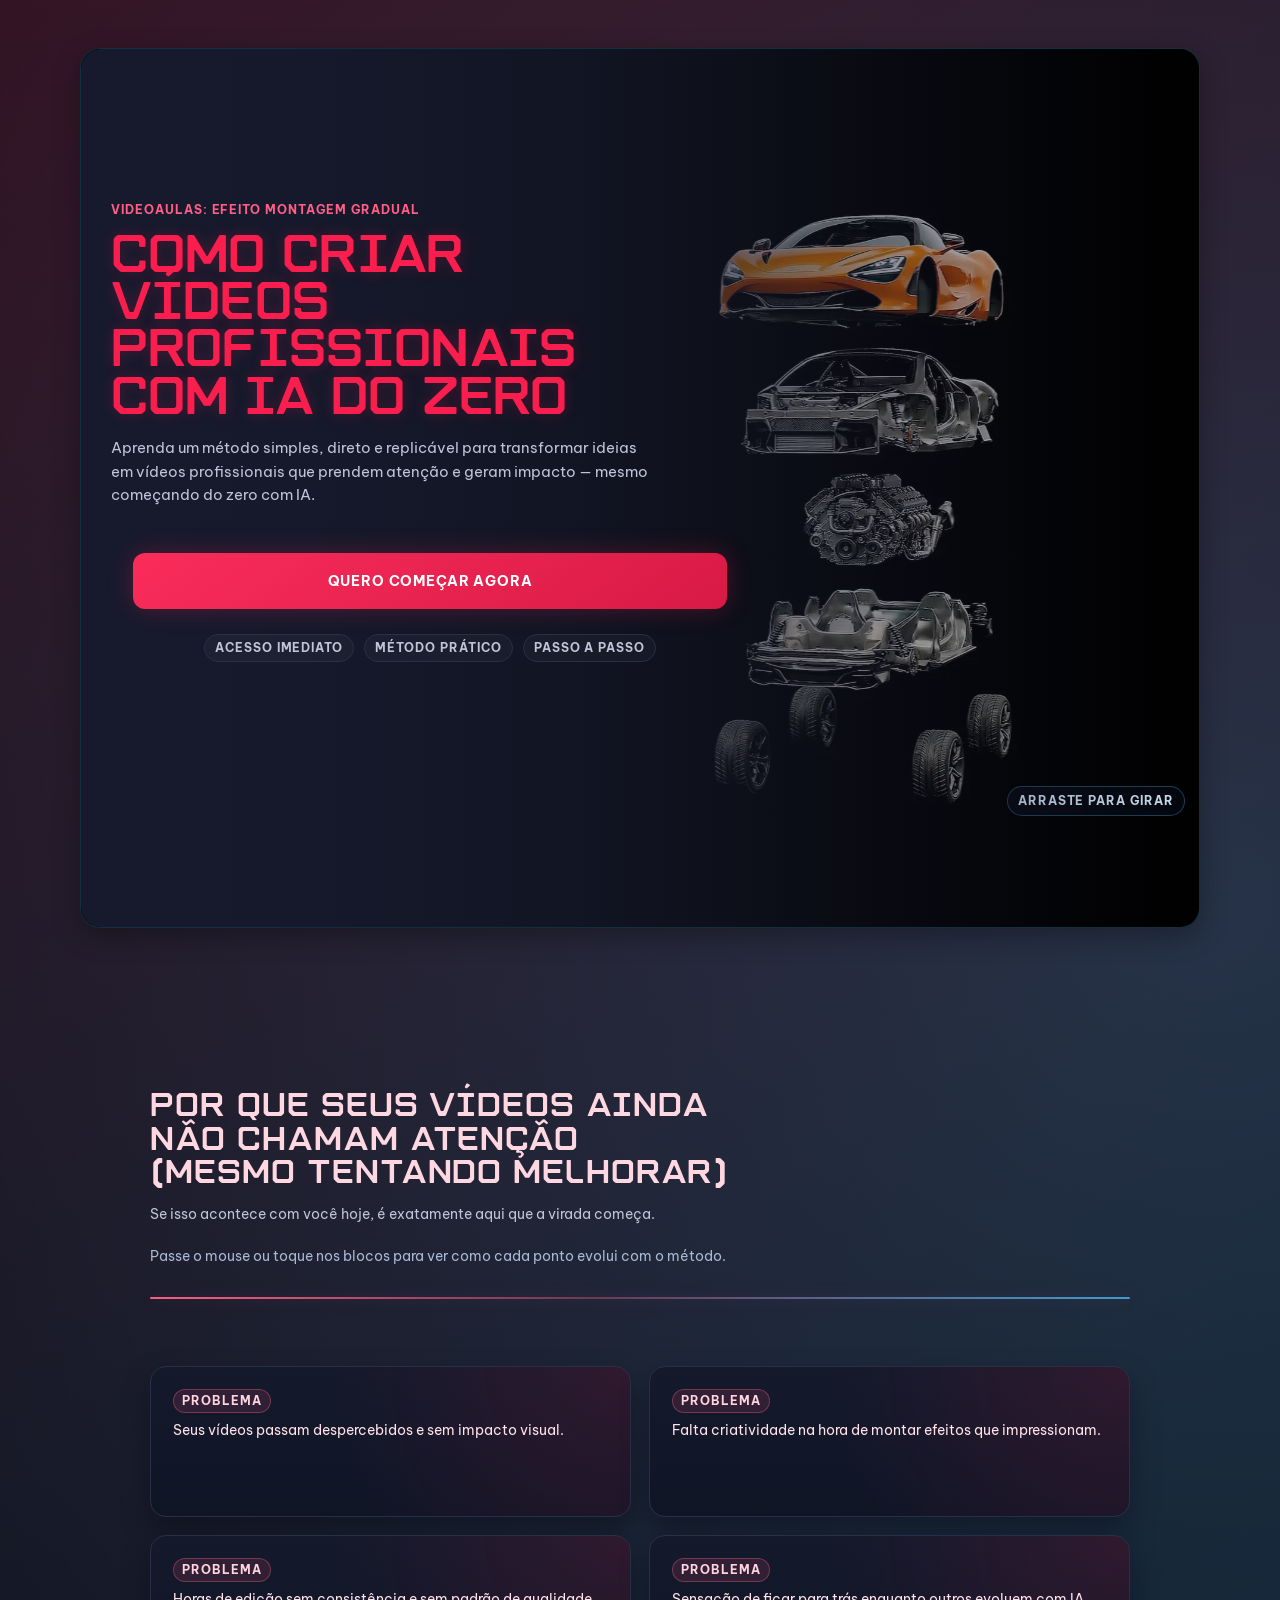
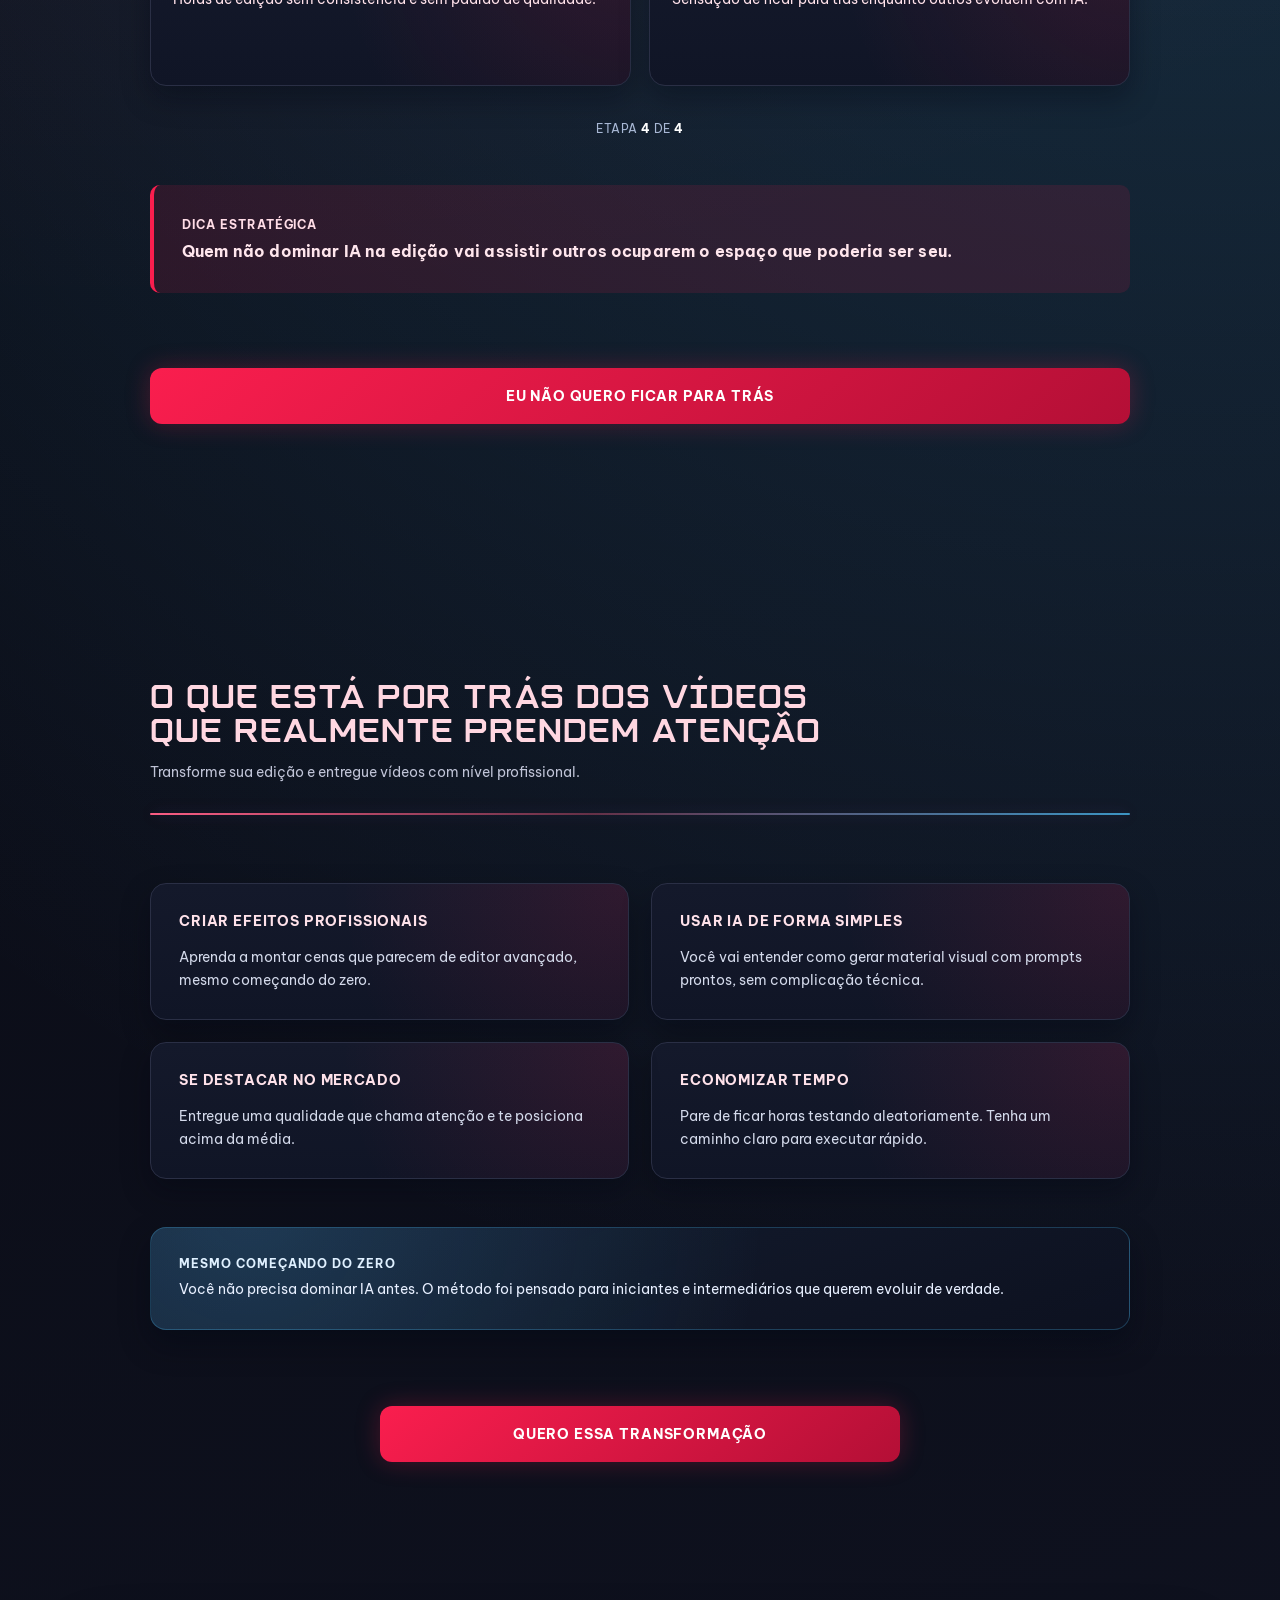
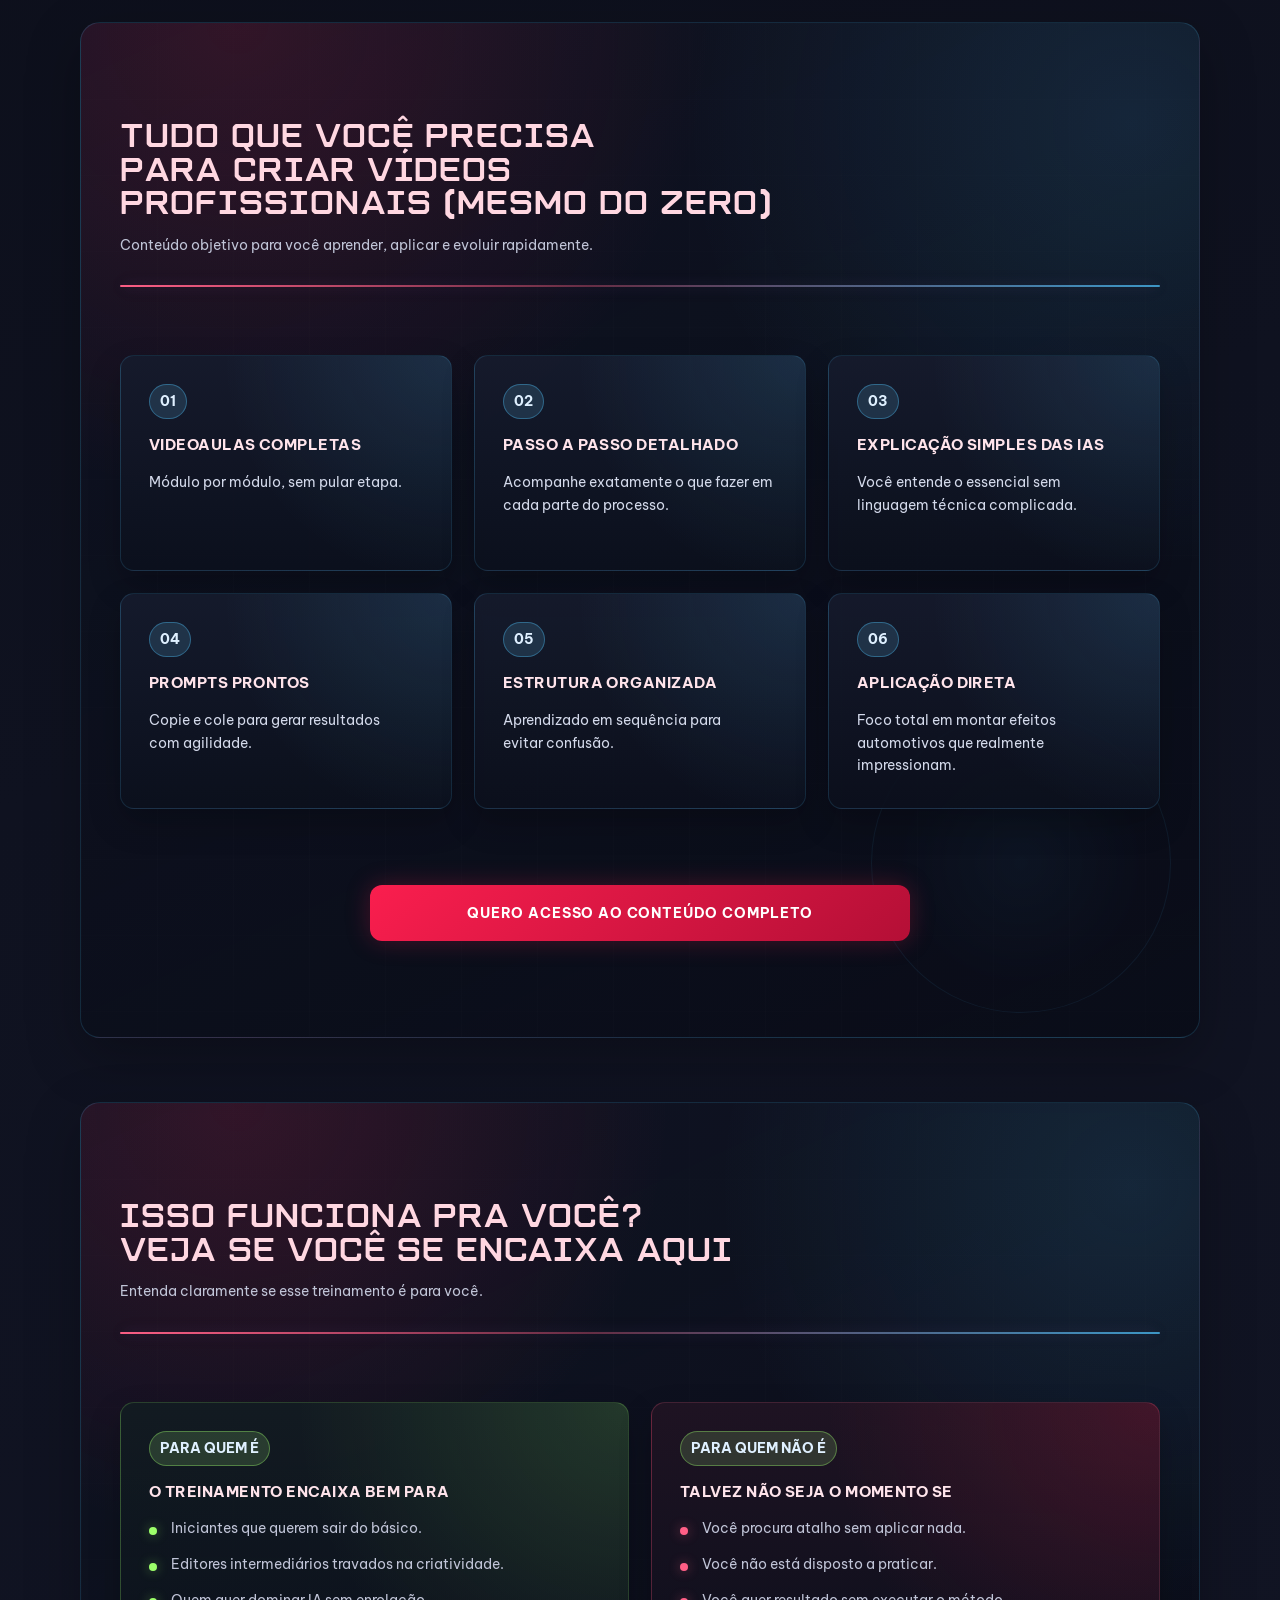
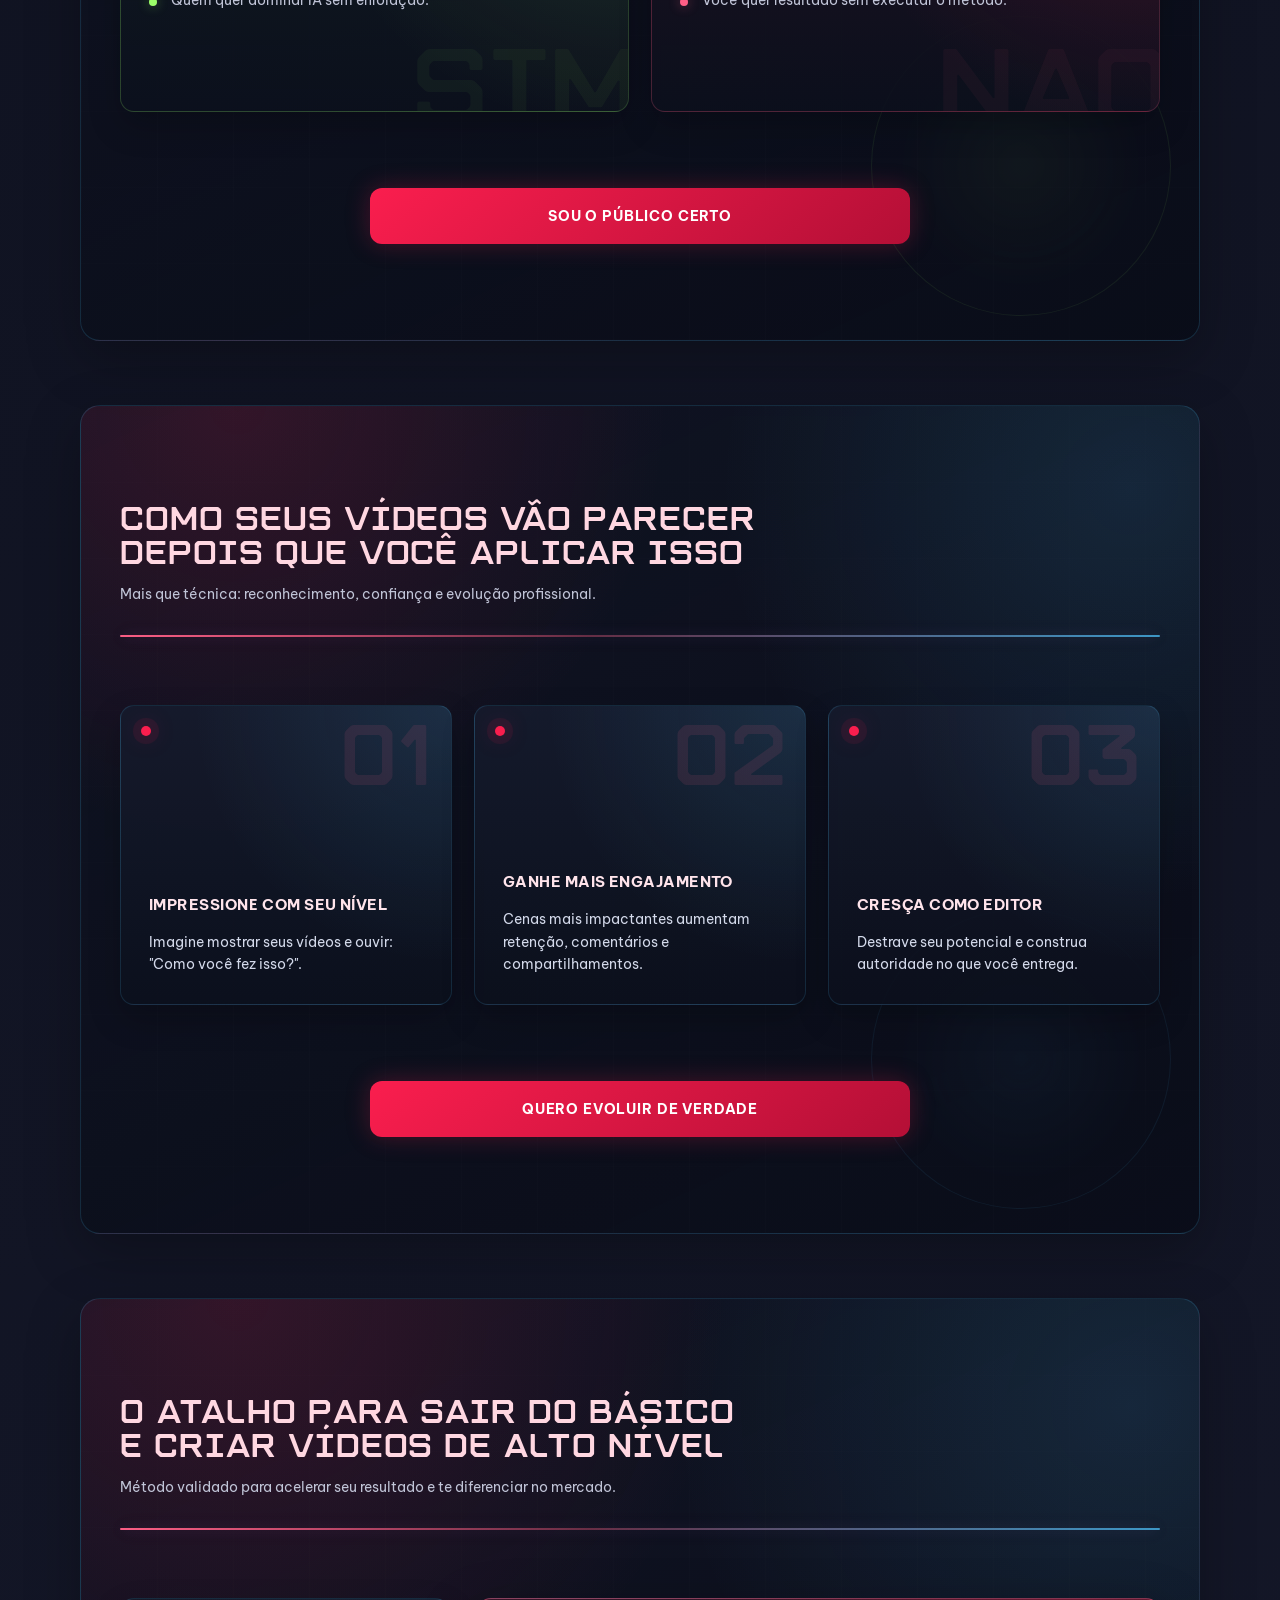
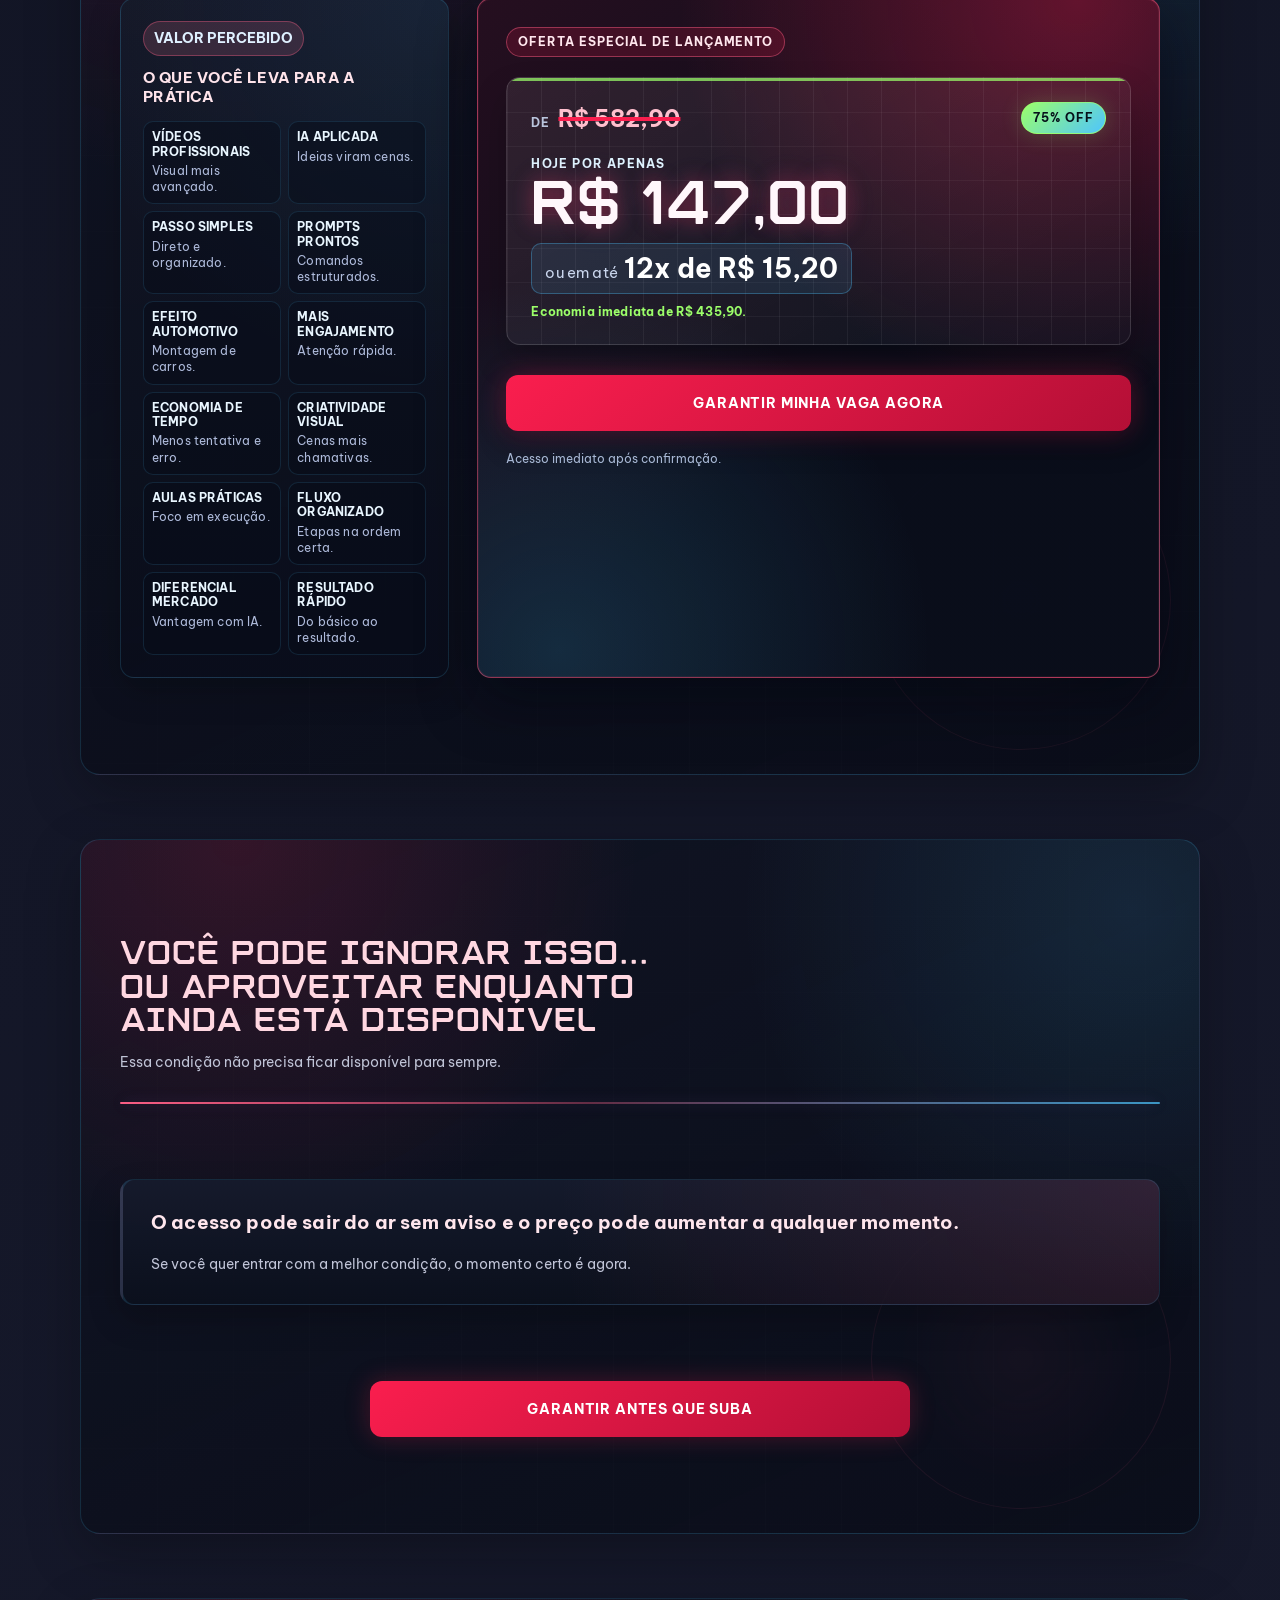
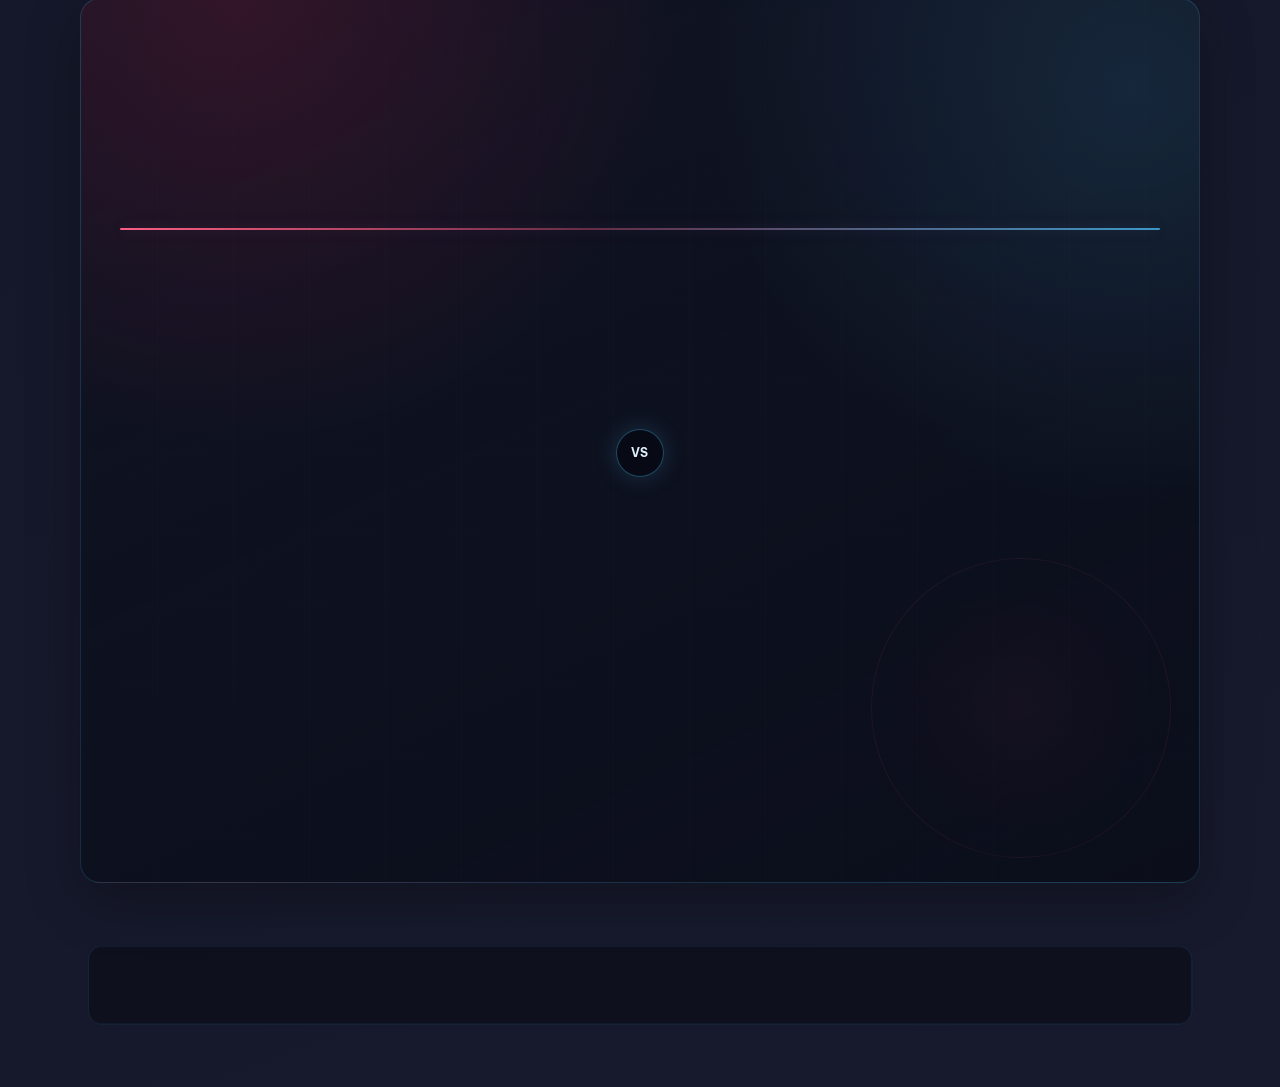
<file: index.html>
<!doctype html>
<html lang="pt-BR">
<head>
  <meta charset="utf-8">
  <meta name="viewport" content="width=device-width, initial-scale=1">
  <script>
    document.documentElement.classList.add("motion-pending");
    window.setTimeout(function revealIfScriptsFail() {
      document.documentElement.classList.remove("motion-pending");
    }, 3500);
  </script>
  <title>Landing-Page-GSAP | Videoaulas de Montagem Automotiva com IA</title>
  <meta
    name="description"
    content="Como Criar V&iacute;deos Profissionais com IA do Zero: landing page com arquitetura limpa e preparada para GSAP + ScrollTrigger.">
  <style>
    body {
      margin: 0;
      background: #06070d;
      color: #f2f3fb;
      font-family: Arial, sans-serif;
    }
  </style>
  <link rel="stylesheet" href="./assets/css/styles.css?v=20260514-performance">
</head>
<body>
  <div class="page-noise" aria-hidden="true"></div>
  <main class="lp-page" id="topo">
    <header class="lp-hero motion-section" data-section="hero" aria-labelledby="hero-title">
      <div class="hero-bg-layer">
        <figure
          class="hero-visual"
          tabindex="0"
          aria-label="Visual 360 do efeito de montagem automotiva.">
          <img
            id="hero-spin-frame"
            class="hero-visual-media"
            src="./assets/images/Frame/frame000.webp"
            width="720"
            height="1280"
            alt="Sequ&ecirc;ncia 360 de efeito de montagem automotiva."
            loading="eager"
            decoding="async"
            fetchpriority="high">
          <p class="hero-spin-hint" data-spin-hint>Arraste para girar</p>
        </figure>
      </div>

      <div class="hero-overlay-layer" aria-hidden="true"></div>

      <div class="hero-layout">
        <div class="hero-content">
          <p class="kicker hero-kicker">Videoaulas: Efeito Montagem Gradual</p>
          <h1 id="hero-title" class="hero-title">Como Criar V&iacute;deos Profissionais com IA do Zero</h1>
          <p class="hero-lead">
            Aprenda um m&eacute;todo simples, direto e replic&aacute;vel para transformar ideias em v&iacute;deos profissionais que prendem
            aten&ccedil;&atilde;o e geram impacto &mdash; mesmo come&ccedil;ando do zero com IA.
          </p>

          <div class="cta-row hero-cta">
            <a class="btn btn-primary" href="https://pay.hotmart.com/I105782885C?off=f7u2b0db&amp;checkoutMode=10">Quero come&ccedil;ar Agora</a>
          </div>

          <ul class="hero-benefits" aria-label="Recursos">
            <li class="benefit-tooltip">
              <button type="button" class="badge badge-live badge-btn" aria-describedby="benefit-tip-imediato">Acesso Imediato</button>
              <span id="benefit-tip-imediato" class="benefit-text" role="tooltip">Acesse o conte&uacute;do na hora e comece a aplicar sem esperar.</span>
            </li>
            <li class="benefit-tooltip">
              <button type="button" class="badge badge-labs badge-btn" aria-describedby="benefit-tip-metodo">M&eacute;todo Pr&aacute;tico</button>
              <span id="benefit-tip-metodo" class="benefit-text" role="tooltip">Aprenda fazendo, com um m&eacute;todo simples para aplicar junto com as aulas.</span>
            </li>
            <li class="benefit-tooltip">
              <button type="button" class="badge badge-safe badge-btn" aria-describedby="benefit-tip-passo">Passo a Passo</button>
              <span id="benefit-tip-passo" class="benefit-text" role="tooltip">Do zero ao resultado com um processo claro, direto e f&aacute;cil de seguir.</span>
            </li>
          </ul>
        </div>
      </div>
    </header>

    <section class="lp-section-pain motion-section section-layout" data-section="pain" aria-labelledby="dor-title">
      <header class="section-head">
        <h2 id="dor-title" class="section-title">Por Que Seus V&iacute;deos Ainda N&atilde;o Chamam Aten&ccedil;&atilde;o (Mesmo Tentando Melhorar)</h2>
        <p class="section-subtitle">
          Se isso acontece com voc&ecirc; hoje, &eacute; exatamente aqui que a virada come&ccedil;a.
        </p>
        <span class="section-divider" aria-hidden="true"></span>
        <p class="section-meta">Passe o mouse ou toque nos blocos para ver como cada ponto evolui com o m&eacute;todo.</p>
      </header>

      <ul class="pain-grid">
        <li class="card pain-card" tabindex="0" data-step="1">
          <p class="pain-before"><span class="pain-label pain-label-problem">Problema</span> Seus v&iacute;deos passam despercebidos e sem impacto visual.</p>
          <p class="pain-after">
            <span class="pain-label pain-label-solution">Como fica</span> Seus v&iacute;deos passam a prender aten&ccedil;&atilde;o logo nos primeiros segundos.
            <small>Depois de aplicar o m&eacute;todo.</small>
          </p>
        </li>
        <li class="card pain-card" tabindex="0" data-step="2">
          <p class="pain-before"><span class="pain-label pain-label-problem">Problema</span> Falta criatividade na hora de montar efeitos que impressionam.</p>
          <p class="pain-after">
            <span class="pain-label pain-label-solution">Como fica</span> Voc&ecirc; cria efeitos com dire&ccedil;&atilde;o clara e resultado profissional.
            <small>Com processo simples para repetir.</small>
          </p>
        </li>
        <li class="card pain-card" tabindex="0" data-step="3">
          <p class="pain-before"><span class="pain-label pain-label-problem">Problema</span> Horas de edi&ccedil;&atilde;o sem consist&ecirc;ncia e sem padr&atilde;o de qualidade.</p>
          <p class="pain-after">
            <span class="pain-label pain-label-solution">Como fica</span> Voc&ecirc; economiza tempo com um fluxo direto, organizado e aplic&aacute;vel.
            <small>Menos tentativa e erro, mais execu&ccedil;&atilde;o.</small>
          </p>
        </li>
        <li class="card pain-card" tabindex="0" data-step="4">
          <p class="pain-before"><span class="pain-label pain-label-problem">Problema</span> Sensa&ccedil;&atilde;o de ficar para tr&aacute;s enquanto outros evoluem com IA.</p>
          <p class="pain-after">
            <span class="pain-label pain-label-solution">Como fica</span> Voc&ecirc; assume posi&ccedil;&atilde;o de destaque com v&iacute;deos que valorizam seu trabalho.
            <small>Isso &eacute; o que come&ccedil;a a acontecer ap&oacute;s o curso.</small>
          </p>
        </li>
      </ul>

      <p class="pain-progress" aria-live="polite">
        Etapa <span class="pain-progress-current" data-pain-progress-current>1</span> de
        <span class="pain-progress-total" data-pain-progress-total>4</span>
      </p>

      <aside class="pain-quote" role="note" aria-label="Dica estrat&eacute;gica">
        <span class="pain-tip-label">Dica estrat&eacute;gica</span>
        <p class="pain-tip-text">Quem n&atilde;o dominar IA na edi&ccedil;&atilde;o vai assistir outros ocuparem o espa&ccedil;o que poderia ser seu.</p>
      </aside>

      <div class="cta-row pain-cta">
        <a class="btn btn-primary" href="https://pay.hotmart.com/I105782885C?off=f7u2b0db&amp;checkoutMode=10">Eu N&atilde;o Quero Ficar Para Tr&aacute;s</a>
      </div>
    </section>

    <section class="lp-section-promise motion-section section-layout" data-section="promise" aria-labelledby="promessa-title">
      <header class="section-head">
        <h2 id="promessa-title" class="section-title">O Que Est&aacute; Por Tr&aacute;s dos V&iacute;deos Que Realmente Prendem Aten&ccedil;&atilde;o</h2>
        <p class="section-subtitle">Transforme sua edi&ccedil;&atilde;o e entregue v&iacute;deos com n&iacute;vel profissional.</p>
        <span class="section-divider" aria-hidden="true"></span>
      </header>

      <div class="promise-grid" role="list">
        <article class="card promise-card" role="listitem">
          <h3>Criar Efeitos Profissionais</h3>
          <p>Aprenda a montar cenas que parecem de editor avan&ccedil;ado, mesmo come&ccedil;ando do zero.</p>
        </article>
        <article class="card promise-card" role="listitem">
          <h3>Usar IA de Forma Simples</h3>
          <p>Voc&ecirc; vai entender como gerar material visual com prompts prontos, sem complica&ccedil;&atilde;o t&eacute;cnica.</p>
        </article>
        <article class="card promise-card" role="listitem">
          <h3>Economizar Tempo</h3>
          <p>Pare de ficar horas testando aleatoriamente. Tenha um caminho claro para executar r&aacute;pido.</p>
        </article>
        <article class="card promise-card" role="listitem">
          <h3>Se Destacar no Mercado</h3>
          <p>Entregue uma qualidade que chama aten&ccedil;&atilde;o e te posiciona acima da m&eacute;dia.</p>
        </article>
      </div>

      <article class="promise-highlight">
        <p class="promise-highlight-kicker">Mesmo Come&ccedil;ando do Zero</p>
        <p class="promise-highlight-text">Voc&ecirc; n&atilde;o precisa dominar IA antes. O m&eacute;todo foi pensado para iniciantes e intermedi&aacute;rios que querem evoluir de verdade.</p>
      </article>

      <div class="cta-row promise-cta">
        <a class="btn btn-primary" href="https://pay.hotmart.com/I105782885C?off=f7u2b0db&amp;checkoutMode=10">Quero Essa Transforma&ccedil;&atilde;o</a>
      </div>
    </section>

    <!-- Secao: conteudo incluso -->
    <section class="lp-content-section lp-section-includes motion-section section-layout" data-section="inclui" data-animate-section aria-labelledby="inclui-title">
      <header class="section-head">
        <h2 id="inclui-title" class="section-title">Tudo Que Voc&ecirc; Precisa Para Criar V&iacute;deos Profissionais (Mesmo do Zero)</h2>
        <p class="section-subtitle">Conte&uacute;do objetivo para voc&ecirc; aprender, aplicar e evoluir rapidamente.</p>
        <span class="section-divider" aria-hidden="true"></span>
      </header>

      <div class="content-grid feature-grid" role="list">
        <article class="card feature-card" role="listitem" data-reveal>
          <p class="feature-number">01</p>
          <h3>Videoaulas Completas</h3>
          <p>M&oacute;dulo por m&oacute;dulo, sem pular etapa.</p>
        </article>
        <article class="card feature-card" role="listitem" data-reveal>
          <p class="feature-number">02</p>
          <h3>Passo a Passo Detalhado</h3>
          <p>Acompanhe exatamente o que fazer em cada parte do processo.</p>
        </article>
        <article class="card feature-card" role="listitem" data-reveal>
          <p class="feature-number">03</p>
          <h3>Explica&ccedil;&atilde;o Simples das IAs</h3>
          <p>Voc&ecirc; entende o essencial sem linguagem t&eacute;cnica complicada.</p>
        </article>
        <article class="card feature-card" role="listitem" data-reveal>
          <p class="feature-number">04</p>
          <h3>Prompts Prontos</h3>
          <p>Copie e cole para gerar resultados com agilidade.</p>
        </article>
        <article class="card feature-card" role="listitem" data-reveal>
          <p class="feature-number">05</p>
          <h3>Estrutura Organizada</h3>
          <p>Aprendizado em sequ&ecirc;ncia para evitar confus&atilde;o.</p>
        </article>
        <article class="card feature-card" role="listitem" data-reveal>
          <p class="feature-number">06</p>
          <h3>Aplica&ccedil;&atilde;o Direta</h3>
          <p>Foco total em montar efeitos automotivos que realmente impressionam.</p>
        </article>
      </div>

      <div class="cta-row section-cta" data-reveal>
        <a class="btn btn-primary" href="https://pay.hotmart.com/I105782885C?off=f7u2b0db&amp;checkoutMode=10">Quero Acesso ao Conte&uacute;do Completo</a>
      </div>
    </section>

    <!-- Secao: publico ideal -->
    <section class="lp-content-section lp-section-fit motion-section section-layout" data-section="fit" data-animate-section aria-labelledby="objecoes-title">
      <header class="section-head">
        <h2 id="objecoes-title" class="section-title">Isso Funciona Pra Voc&ecirc;? Veja Se Voc&ecirc; Se Encaixa Aqui</h2>
        <p class="section-subtitle">Entenda claramente se esse treinamento &eacute; para voc&ecirc;.</p>
        <span class="section-divider" aria-hidden="true"></span>
      </header>

      <div class="fit-grid">
        <article class="card audience-card is-positive" data-reveal>
          <p class="card-kicker">Para quem &eacute;</p>
          <h3>O treinamento encaixa bem para</h3>
          <ul class="signal-list">
            <li>Iniciantes que querem sair do b&aacute;sico.</li>
            <li>Editores intermedi&aacute;rios travados na criatividade.</li>
            <li>Quem quer dominar IA sem enrola&ccedil;&atilde;o.</li>
          </ul>
        </article>

        <article class="card audience-card is-negative" data-reveal>
          <p class="card-kicker">Para quem n&atilde;o &eacute;</p>
          <h3>Talvez n&atilde;o seja o momento se</h3>
          <ul class="signal-list">
            <li>Voc&ecirc; procura atalho sem aplicar nada.</li>
            <li>Voc&ecirc; n&atilde;o est&aacute; disposto a praticar.</li>
            <li>Voc&ecirc; quer resultado sem executar o m&eacute;todo.</li>
          </ul>
        </article>
      </div>

      <div class="cta-row section-cta" data-reveal>
        <a class="btn btn-primary" href="https://pay.hotmart.com/I105782885C?off=f7u2b0db&amp;checkoutMode=10">Sou o P&uacute;blico Certo</a>
      </div>
    </section>

    <!-- Secao: resultado esperado -->
    <section class="lp-content-section lp-section-outcome motion-section section-layout" data-section="outcome" data-animate-section aria-labelledby="emocional-title">
      <header class="section-head">
        <h2 id="emocional-title" class="section-title">Como Seus V&iacute;deos V&atilde;o Parecer Depois Que Voc&ecirc; Aplicar Isso</h2>
        <p class="section-subtitle">Mais que t&eacute;cnica: reconhecimento, confian&ccedil;a e evolu&ccedil;&atilde;o profissional.</p>
        <span class="section-divider" aria-hidden="true"></span>
      </header>

      <div class="content-grid outcome-grid" role="list">
        <article class="card outcome-card" role="listitem" data-step="01" data-reveal>
          <span class="card-glow-dot" aria-hidden="true"></span>
          <h3>Impressione com Seu N&iacute;vel</h3>
          <p>Imagine mostrar seus v&iacute;deos e ouvir: &quot;Como voc&ecirc; fez isso?&quot;.</p>
        </article>
        <article class="card outcome-card" role="listitem" data-step="02" data-reveal>
          <span class="card-glow-dot" aria-hidden="true"></span>
          <h3>Ganhe Mais Engajamento</h3>
          <p>Cenas mais impactantes aumentam reten&ccedil;&atilde;o, coment&aacute;rios e compartilhamentos.</p>
        </article>
        <article class="card outcome-card" role="listitem" data-step="03" data-reveal>
          <span class="card-glow-dot" aria-hidden="true"></span>
          <h3>Cres&ccedil;a Como Editor</h3>
          <p>Destrave seu potencial e construa autoridade no que voc&ecirc; entrega.</p>
        </article>
      </div>

      <div class="cta-row section-cta" data-reveal>
        <a class="btn btn-primary" href="https://pay.hotmart.com/I105782885C?off=f7u2b0db&amp;checkoutMode=10">Quero Evoluir de Verdade</a>
      </div>
    </section>

    <!-- Secao: oferta -->
    <section id="comprar" class="lp-content-section lp-section-offer motion-section section-layout" data-section="offer" data-animate-section aria-labelledby="oferta-title">
      <header class="section-head">
        <h2 id="oferta-title" class="section-title">O Atalho Para Sair do B&aacute;sico e Criar V&iacute;deos de Alto N&iacute;vel</h2>
        <p class="section-subtitle">M&eacute;todo validado para acelerar seu resultado e te diferenciar no mercado.</p>
        <span class="section-divider" aria-hidden="true"></span>
      </header>

      <div class="offer-layout">
        <article class="card offer-value-card" data-reveal>
          <p class="card-kicker">Valor percebido</p>
          <h3>O que voc&ecirc; leva para a pr&aacute;tica</h3>
          <ul class="offer-benefit-list" aria-label="Benef&iacute;cios do m&eacute;todo">
            <li><strong>V&iacute;deos profissionais</strong><span>Visual mais avan&ccedil;ado.</span></li>
            <li><strong>IA aplicada</strong><span>Ideias viram cenas.</span></li>
            <li><strong>Passo simples</strong><span>Direto e organizado.</span></li>
            <li><strong>Prompts prontos</strong><span>Comandos estruturados.</span></li>
            <li><strong>Efeito automotivo</strong><span>Montagem de carros.</span></li>
            <li><strong>Mais engajamento</strong><span>Aten&ccedil;&atilde;o r&aacute;pida.</span></li>
            <li><strong>Economia de tempo</strong><span>Menos tentativa e erro.</span></li>
            <li><strong>Criatividade visual</strong><span>Cenas mais chamativas.</span></li>
            <li><strong>Aulas pr&aacute;ticas</strong><span>Foco em execu&ccedil;&atilde;o.</span></li>
            <li><strong>Fluxo organizado</strong><span>Etapas na ordem certa.</span></li>
            <li><strong>Diferencial mercado</strong><span>Vantagem com IA.</span></li>
            <li><strong>Resultado r&aacute;pido</strong><span>Do b&aacute;sico ao resultado.</span></li>
          </ul>
        </article>

        <aside class="offer-box" data-reveal aria-label="Oferta">
          <p class="offer-label">Oferta especial de lan&ccedil;amento</p>
          <div class="offer-price-panel" aria-label="Condi&ccedil;&atilde;o promocional">
            <div class="offer-price-topline">
              <p class="offer-old-price">
                <span>De</span>
                <del>R$ 582,90</del>
              </p>
              <p class="offer-discount-badge">75% OFF</p>
            </div>
            <p class="offer-current-label">Hoje por apenas</p>
            <p class="offer-price">R$ 147,00</p>
            <p class="offer-installments">
              <span>ou em at&eacute;</span>
              <strong>12x de R$ 15,20</strong>
            </p>
            <p class="offer-saving">Economia imediata de R$ 435,90.</p>
          </div>
          <div class="cta-row offer-cta">
            <a class="btn btn-primary" href="https://pay.hotmart.com/I105782885C?off=f7u2b0db&amp;checkoutMode=10">Garantir Minha Vaga Agora</a>
          </div>
          <p class="cta-note">Acesso imediato ap&oacute;s confirma&ccedil;&atilde;o.</p>
        </aside>
      </div>
    </section>

    <!-- Secao: urgencia -->
    <section class="lp-content-section lp-section-urgency motion-section section-layout" data-section="urgency" data-animate-section aria-labelledby="escassez-title">
      <header class="section-head">
        <h2 id="escassez-title" class="section-title">Voc&ecirc; Pode Ignorar Isso... Ou Aproveitar Enquanto Ainda Est&aacute; Dispon&iacute;vel</h2>
        <p class="section-subtitle">Essa condi&ccedil;&atilde;o n&atilde;o precisa ficar dispon&iacute;vel para sempre.</p>
        <span class="section-divider" aria-hidden="true"></span>
      </header>

      <article class="urgency-note" data-reveal>
        <p class="urgency-quote">O acesso pode sair do ar sem aviso e o pre&ccedil;o pode aumentar a qualquer momento.</p>
        <p class="urgency-lead">Se voc&ecirc; quer entrar com a melhor condi&ccedil;&atilde;o, o momento certo &eacute; agora.</p>
      </article>

      <div class="cta-row section-cta" data-reveal>
        <a class="btn btn-primary" href="https://pay.hotmart.com/I105782885C?off=f7u2b0db&amp;checkoutMode=10">Garantir Antes Que Suba</a>
      </div>
    </section>

    <!-- Secao: decisao final -->
    <section class="lp-content-section lp-section-final motion-section section-layout" data-section="final" data-animate-section aria-labelledby="final-title">
      <header class="section-head">
        <h2 id="final-title" class="section-title">A Diferen&ccedil;a Entre Continuar Travado ou Evoluir Come&ccedil;a Aqui</h2>
        <p class="section-subtitle">Escolha entre continuar travado ou dar o pr&oacute;ximo passo na sua evolu&ccedil;&atilde;o.</p>
        <span class="section-divider" aria-hidden="true"></span>
      </header>

      <div class="final-comparison">
        <article class="card final-card is-negative" data-reveal>
          <p class="card-kicker">Continuar travado</p>
          <h3>O que fica igual</h3>
          <ul class="signal-list">
            <li>V&iacute;deos sem impacto e sem diferencial.</li>
            <li>Horas perdidas em tentativa e erro.</li>
            <li>Sensa&ccedil;&atilde;o constante de estar atrasado.</li>
          </ul>
        </article>

        <article class="card final-card is-positive" data-reveal>
          <p class="card-kicker">Evoluir agora</p>
          <h3>O que muda quando voc&ecirc; aplica</h3>
          <ul class="signal-list">
            <li>Efeitos profissionais com m&eacute;todo replic&aacute;vel.</li>
            <li>Uso pr&aacute;tico de IA, mesmo sem experi&ecirc;ncia.</li>
            <li>Mais destaque, engajamento e confian&ccedil;a.</li>
          </ul>
        </article>
      </div>

      <div class="cta-row section-cta" data-reveal>
        <a class="btn btn-primary" href="https://pay.hotmart.com/I105782885C?off=f7u2b0db&amp;checkoutMode=10">Quero Acessar as Videoaulas e Evoluir Hoje</a>
      </div>
      <p class="cta-note final-note" data-reveal>Sem enrola&ccedil;&atilde;o. Sem mist&eacute;rio. S&oacute; o passo a passo para voc&ecirc; aplicar e crescer.</p>
    </section>

    <!-- Rodape -->
    <footer class="lp-footer motion-section" data-section="footer" data-animate-section>
      <div class="footer-inner" data-reveal>
        <p>Landing page de vendas pronta para produ&ccedil;&atilde;o.</p>
        <p>Base visual alinhada ao produto e otimizada para navega&ccedil;&atilde;o mobile.</p>
      </div>
    </footer>
  </main>

  <script src="./assets/libs/gsap.min.js?v=20260513" defer></script>
  <script src="./assets/libs/ScrollTrigger.min.js?v=20260513" defer></script>
  <script src="./assets/js/main.js?v=20260514-performance" defer></script>
</body>
</html>
</file>
<file: assets/css/styles.css>
﻿@font-face {
  font-family: "Underwave";
  src: url("../fonts/3ebfaf1c4dcf4f3b0255.3a56dbb96ab7.ttf") format("truetype");
  font-display: swap;
}

@font-face {
  font-family: "Be Vietnam Pro";
  src: url("../fonts/b21a8376d942833de6fc.91f7ad7162e8.woff2") format("woff2");
  font-weight: 400;
  font-style: normal;
  font-display: swap;
}

@font-face {
  font-family: "Be Vietnam Pro";
  src: url("../fonts/067e5dad13c9184c2ba1.c0d25ced7cb5.woff2") format("woff2");
  font-weight: 700;
  font-style: normal;
  font-display: swap;
}

:root {
  --bg-0: #06070d;
  --bg-1: #0f1220;
  --bg-2: #171a2d;
  --hero-overlay-solid: #171a2d;
  --surface: #121522;
  --surface-soft: #1b2033;
  --line: #2a2f45;
  --text: #f2f3fb;
  --text-soft: #c0c4d7;
  --brand: #fa1e4e;
  --brand-soft: #ff5f86;
  --brand-deep: #b40f36;
  --accent-cyan: #4ec5ff;
  --accent-lime: #9cff6a;
  --radius-sm: 10px;
  --radius-md: 14px;
  --radius-lg: 20px;
  --space-1: 8px;
  --space-2: 12px;
  --space-3: 16px;
  --space-4: 24px;
  --space-5: 32px;
  --space-6: 48px;
  --space-7: 64px;
  --shadow-brand: 0 0 24px rgba(250, 30, 78, 0.25);
  --shadow-soft: 0 8px 28px rgba(0, 0, 0, 0.3);
  --shadow-card: 0 12px 28px rgba(3, 6, 18, 0.34);
  --container-max: 1120px;
  --container-padding-inline: clamp(16px, 3.8vw, 32px);
  --hero-spin-scale: 1.179;
  --hero-screen-opacity: 0.88;
}

*,
*::before,
*::after {
  box-sizing: border-box;
}

html,
body {
  margin: 0;
  padding: 0;
  min-height: 100%;
}

body {
  font-family: "Be Vietnam Pro", sans-serif;
  color: var(--text);
  background:
    radial-gradient(circle at 8% -10%, rgba(250, 30, 78, 0.25), transparent 28%),
    radial-gradient(circle at 95% 10%, rgba(78, 197, 255, 0.22), transparent 25%),
    linear-gradient(160deg, var(--bg-0), var(--bg-1) 42%, var(--bg-2));
  letter-spacing: 0.01em;
  overflow-x: clip;
}

img {
  display: block;
  max-width: 100%;
  height: auto;
}

.page-noise {
  position: fixed;
  inset: 0;
  pointer-events: none;
  background-image: radial-gradient(rgba(255, 255, 255, 0.06) 0.75px, transparent 0.75px);
  background-size: 3px 3px;
  opacity: 0.08;
  z-index: -1;
}

.lp-page {
  width: min(var(--container-max), calc(100% - (var(--container-padding-inline) * 2)));
  margin: 0 auto;
  padding: var(--space-4) 0 var(--space-7);
}

.motion-section {
  position: relative;
  margin-top: var(--space-4);
  min-height: min(100svh, 880px);
  padding-inline: clamp(20px, 2.8vw, 30px);
  padding-bottom: clamp(20px, 2.8vw, 30px);
  padding-top: clamp(34px, 4.6vw, 54px);
  border: 1px solid var(--line);
  border-radius: var(--radius-lg);
  overflow: clip;
}

.motion-section.is-scene-active,
.motion-section.is-scene-near {
  will-change: transform, opacity;
}

.lp-section-pain.is-scene-active .pain-card,
.lp-section-pain.is-scene-near .pain-card,
.lp-section-promise.is-scene-active .promise-card,
.lp-section-promise.is-scene-near .promise-card,
.lp-content-section.is-scene-active [data-reveal],
.lp-content-section.is-scene-near [data-reveal],
.lp-footer.is-scene-active [data-reveal],
.lp-footer.is-scene-near [data-reveal] {
  will-change: transform, opacity;
}

.lp-hero {
  margin-top: clamp(14px, 2.2vw, 24px);
  padding-top: clamp(28px, 4.2vw, 56px);
  padding-bottom: clamp(8px, 1.4vw, 16px);
  background: #000;
  border-color: rgba(78, 197, 255, 0.24);
  box-shadow: var(--shadow-soft);
  isolation: isolate;
}

.hero-bg-layer,
.hero-overlay-layer {
  position: absolute;
  inset: 0;
  border-radius: inherit;
}

.hero-bg-layer {
  z-index: 1;
  display: flex;
  align-items: center;
  justify-content: flex-end;
  padding-right: 0;
  overflow: hidden;
}

.hero-overlay-layer {
  z-index: 2;
  pointer-events: none;
  background: linear-gradient(
    90deg,
    var(--hero-overlay-solid) 0%,
    rgba(23, 26, 45, 0.96) 21%,
    rgba(23, 26, 45, 0.8) 43%,
    rgba(23, 26, 45, 0.46) 66%,
    rgba(23, 26, 45, 0) 100%
  );
}

/* Seção 2 sem "container quadrado": usa apenas o fundo global da página */
.lp-section-pain {
  --pain-content-max: 980px;
  margin-top: clamp(12px, 1.8vw, 20px);
  border: 0;
  border-radius: 0;
  background: transparent;
  box-shadow: none;
  overflow: visible;
  min-height: clamp(680px, 96svh, 920px);
  padding-top: clamp(78px, 13.5vh, 164px);
  padding-bottom: clamp(40px, 6.8vh, 84px);
  align-content: center;
  justify-items: center;
  contain: paint;
}

.lp-section-pain .section-head,
.lp-section-pain .pain-grid,
.lp-section-pain .pain-quote,
.lp-section-pain .pain-cta {
  width: min(100%, var(--pain-content-max));
  margin-inline: auto;
}

.lp-section-pain.section-layout {
  gap: clamp(26px, 3.2vw, 42px);
}

.lp-section-promise {
  --promise-content-max: 980px;
  border: 0;
  border-radius: 0;
  background: transparent;
  box-shadow: none;
  overflow: visible;
  min-height: clamp(680px, 94svh, 900px);
  padding-top: clamp(82px, 13.5vh, 146px);
  padding-bottom: clamp(34px, 5.8vh, 72px);
  align-content: center;
  justify-items: center;
  contain: paint;
}

.lp-section-promise .section-head,
.lp-section-promise .promise-grid,
.lp-section-promise .promise-highlight,
.lp-section-promise .promise-cta {
  width: min(100%, var(--promise-content-max));
  margin-inline: auto;
}

.lp-section-promise .section-head {
  max-width: none;
  border-bottom: 0;
  padding-bottom: clamp(12px, 1.9vw, 20px);
}

.lp-section-promise .section-divider {
  width: min(100%, 520px);
}

.promise-grid {
  display: grid;
  gap: clamp(12px, 1.6vw, 18px);
  margin: 0;
}

.promise-grid.is-orbit-ready {
  position: relative;
  display: block;
  overflow: visible;
}

.promise-grid.is-orbit-ready .promise-card {
  position: absolute;
  top: 0;
  left: 0;
  margin: 0;
}

.promise-card {
  display: grid;
  gap: 8px;
  padding: clamp(14px, 2vw, 18px);
}

.promise-card h3 {
  margin: 0;
  color: #ffe2ea;
  font-size: 14px;
  letter-spacing: 0.06em;
  text-transform: uppercase;
}

.promise-card p {
  margin: 0;
  color: #d3d9ea;
  font-size: 14px;
  line-height: 1.55;
}

.promise-highlight {
  margin: 0;
  border: 1px solid rgba(78, 197, 255, 0.24);
  border-radius: 16px;
  padding: clamp(14px, 2.2vw, 20px);
  background:
    radial-gradient(circle at 10% -20%, rgba(78, 197, 255, 0.18), transparent 58%),
    linear-gradient(160deg, rgba(21, 29, 48, 0.96), rgba(13, 18, 33, 0.9));
  box-shadow: 0 14px 30px rgba(2, 8, 18, 0.42);
}

.promise-highlight-kicker {
  margin: 0 0 6px;
  color: #dff0ff;
  font-size: 11px;
  letter-spacing: 0.1em;
  text-transform: uppercase;
  font-weight: 700;
}

.promise-highlight-text {
  margin: 0;
  color: #e7efff;
  font-size: 14px;
  line-height: 1.55;
}

.lp-content-section {
  --section-content-max: 980px;
  --section-accent: var(--accent-cyan);
  --section-watermark-opacity: 0.055;
  --section-watermark-y: 52%;
  border: 0;
  border-radius: 0;
  background: transparent;
  box-shadow: none;
  overflow: visible;
  min-height: clamp(680px, 92svh, 940px);
  padding-top: clamp(82px, 13.5vh, 146px);
  padding-bottom: clamp(34px, 5.8vh, 72px);
  align-content: center;
  justify-items: center;
  contain: paint;
  gap: clamp(24px, 3.4vw, 44px);
  isolation: isolate;
}

.lp-content-section::before {
  content: attr(data-watermark);
  position: absolute;
  left: 50%;
  top: var(--section-watermark-y);
  z-index: -2;
  width: min(100vw, 1240px);
  color: var(--section-accent);
  font-family: "Underwave", sans-serif;
  font-size: clamp(5.2rem, 18vw, 13rem);
  line-height: 0.8;
  text-align: center;
  text-transform: uppercase;
  opacity: var(--section-watermark-opacity);
  transform: translate(-50%, -50%);
  pointer-events: none;
  transition: opacity 520ms ease, transform 700ms ease;
}

.lp-content-section::after {
  content: "";
  position: absolute;
  inset: clamp(30px, 5vw, 70px) 0;
  z-index: -3;
  background:
    linear-gradient(90deg, rgba(78, 197, 255, 0.08) 1px, transparent 1px),
    linear-gradient(180deg, rgba(255, 255, 255, 0.05) 1px, transparent 1px),
    linear-gradient(120deg, transparent 0 38%, rgba(255, 95, 134, 0.08) 38% 39%, transparent 39% 100%);
  background-size: 92px 92px, 92px 92px, 100% 100%;
  opacity: 0.48;
  -webkit-mask-image: linear-gradient(90deg, transparent, #000 16%, #000 84%, transparent);
  mask-image: linear-gradient(90deg, transparent, #000 16%, #000 84%, transparent);
  pointer-events: none;
  transition: opacity 520ms ease, transform 700ms ease;
}

.lp-content-section > * {
  position: relative;
  z-index: 1;
}

.lp-content-section:not(.is-scene-active):not(.is-scene-near)::before {
  opacity: 0.03;
  transform: translate(-50%, -45%);
}

.lp-content-section:not(.is-scene-active):not(.is-scene-near)::after {
  opacity: 0.22;
  transform: translateY(16px);
}

.lp-section-offer {
  --section-content-max: 1020px;
  --section-accent: var(--brand-soft);
  --section-watermark-y: 54%;
}

.lp-section-fit {
  --section-accent: var(--accent-lime);
}

.lp-section-urgency,
.lp-section-final {
  --section-accent: var(--brand-soft);
}

.lp-content-section .section-head,
.lp-content-section .content-grid,
.lp-content-section .fit-grid,
.lp-content-section .offer-layout,
.lp-content-section .urgency-note,
.lp-content-section .final-comparison,
.lp-content-section .section-cta,
.lp-content-section .final-note {
  width: min(100%, var(--section-content-max));
  margin-inline: auto;
}

.lp-content-section .section-head {
  max-width: none;
  border-bottom: 0;
  padding-bottom: clamp(12px, 1.9vw, 20px);
}

.lp-content-section .section-divider {
  width: min(100%, 520px);
}

.content-grid,
.fit-grid,
.offer-layout,
.final-comparison {
  display: grid;
  gap: clamp(12px, 1.6vw, 18px);
  margin: 0;
}

.feature-card,
.audience-card,
.outcome-card,
.offer-value-card,
.final-card {
  position: relative;
  display: grid;
  gap: 10px;
  min-height: 100%;
  padding: clamp(14px, 2vw, 20px);
  overflow: hidden;
}

.feature-card h3,
.audience-card h3,
.outcome-card h3,
.offer-value-card h3,
.final-card h3 {
  margin: 0;
  color: #ffe2ea;
  font-size: 14px;
  letter-spacing: 0;
  line-height: 1.25;
  text-transform: uppercase;
}

.feature-card p,
.audience-card p,
.outcome-card p,
.offer-value-card p,
.final-card p {
  margin: 0;
  color: #d3d9ea;
  font-size: 14px;
  line-height: 1.55;
}

.feature-card {
  min-height: clamp(164px, 21vh, 224px);
  align-content: space-between;
}

.feature-card::after {
  content: "";
  position: absolute;
  right: 14px;
  bottom: 14px;
  width: 64px;
  height: 64px;
  border-right: 1px solid rgba(78, 197, 255, 0.32);
  border-bottom: 1px solid rgba(255, 95, 134, 0.32);
  opacity: 0.7;
  pointer-events: none;
}

.audience-card,
.final-card {
  min-height: clamp(260px, 34vh, 360px);
  align-content: space-between;
  isolation: isolate;
}

.audience-card::after,
.final-card::after,
.offer-value-card::after,
.offer-box::after {
  position: absolute;
  right: -10px;
  bottom: -18px;
  z-index: 0;
  font-family: "Underwave", sans-serif;
  font-size: clamp(4.8rem, 8vw, 7.4rem);
  line-height: 0.8;
  color: #ffffff;
  opacity: 0.045;
  text-transform: uppercase;
  pointer-events: none;
}

.audience-card > *,
.final-card > *,
.offer-value-card > *,
.offer-box > * {
  position: relative;
  z-index: 1;
}

.audience-card.is-positive::after {
  content: "SIM";
  color: var(--accent-lime);
}

.audience-card.is-negative::after {
  content: "NAO";
  color: var(--brand-soft);
}

.offer-value-card {
  min-height: clamp(320px, 42vh, 460px);
  align-content: space-between;
  isolation: isolate;
}

.offer-value-card::after {
  content: "VALOR";
  color: var(--accent-cyan);
}

.final-card.is-negative::after {
  content: "ANTES";
  color: var(--brand-soft);
}

.final-card.is-positive::after {
  content: "AGORA";
  color: var(--accent-lime);
}

.feature-number,
.card-kicker {
  display: inline-flex;
  width: fit-content;
  align-items: center;
  justify-content: center;
  min-height: 24px;
  padding: 4px 9px;
  border: 1px solid rgba(78, 197, 255, 0.32);
  border-radius: 999px;
  color: #dff0ff;
  background: rgba(78, 197, 255, 0.1);
  font-size: 11px;
  font-weight: 700;
  letter-spacing: 0;
  text-transform: uppercase;
}

.feature-card .feature-number,
.audience-card .card-kicker,
.offer-value-card .card-kicker,
.final-card .card-kicker {
  color: #dff0ff;
}

.signal-list {
  display: grid;
  gap: 8px;
  margin: 0;
  padding: 0;
  list-style: none;
  color: var(--text-soft);
  font-size: 14px;
  line-height: 1.5;
}

.signal-list li {
  position: relative;
  padding-left: 18px;
}

.signal-list li::before {
  content: "";
  position: absolute;
  left: 0;
  top: 0.72em;
  width: 7px;
  height: 7px;
  border-radius: 999px;
  background: var(--signal-color, var(--accent-cyan));
  box-shadow: 0 0 12px var(--signal-shadow, rgba(78, 197, 255, 0.38));
}

.is-positive {
  --signal-color: var(--accent-lime);
  --signal-shadow: rgba(156, 255, 106, 0.42);
  border-color: rgba(156, 255, 106, 0.34);
  background:
    radial-gradient(circle at 100% 0%, rgba(156, 255, 106, 0.14), transparent 58%),
    linear-gradient(180deg, #141b2b, #101526);
}

.is-negative {
  --signal-color: var(--brand-soft);
  --signal-shadow: rgba(255, 95, 134, 0.45);
  border-color: rgba(255, 95, 134, 0.34);
  background:
    radial-gradient(circle at 100% 0%, rgba(250, 30, 78, 0.16), transparent 58%),
    linear-gradient(180deg, #1b1424, #101526);
}

.outcome-card {
  position: relative;
  padding-top: clamp(42px, 5vw, 52px);
  min-height: clamp(310px, 42vh, 430px);
  align-content: end;
  isolation: isolate;
}

.outcome-card::before {
  content: attr(data-step);
  position: absolute;
  top: 18px;
  right: 18px;
  z-index: 0;
  color: var(--brand-soft);
  font-family: "Underwave", sans-serif;
  font-size: clamp(4.4rem, 8.5vw, 7.8rem);
  line-height: 0.78;
  opacity: 0.13;
  pointer-events: none;
}

.outcome-card::after {
  content: "";
  position: absolute;
  inset: auto 18px 18px 18px;
  z-index: 0;
  height: 46%;
  border: 1px solid rgba(78, 197, 255, 0.14);
  border-top-color: rgba(255, 95, 134, 0.26);
  background:
    repeating-linear-gradient(90deg, rgba(255, 255, 255, 0.055) 0 1px, transparent 1px 14px),
    linear-gradient(180deg, transparent, rgba(78, 197, 255, 0.08));
  opacity: 0.8;
  pointer-events: none;
}

.outcome-card > * {
  position: relative;
  z-index: 1;
}

.card-glow-dot {
  position: absolute;
  top: 18px;
  left: 18px;
  width: 12px;
  height: 12px;
  border-radius: 999px;
  background: var(--brand);
  box-shadow:
    0 0 0 8px rgba(250, 30, 78, 0.08),
    0 0 24px rgba(250, 30, 78, 0.42);
}

.section-cta,
.offer-cta {
  justify-content: center;
  margin-top: clamp(2px, 0.9vh, 10px);
}

.section-cta .btn,
.offer-cta .btn {
  width: min(100%, 560px);
  min-height: 56px;
  padding: 14px 24px;
  font-size: 14px;
  letter-spacing: 0.06em;
}

.offer-layout {
  align-items: stretch;
  min-height: clamp(360px, 48vh, 520px);
}

.offer-box {
  position: relative;
  display: grid;
  align-content: center;
  gap: 12px;
  min-height: 100%;
  border: 1px solid rgba(255, 95, 134, 0.42);
  border-radius: 18px;
  padding: clamp(18px, 3vw, 28px);
  overflow: hidden;
  background:
    linear-gradient(90deg, rgba(78, 197, 255, 0.09) 1px, transparent 1px),
    linear-gradient(180deg, rgba(255, 255, 255, 0.055) 1px, transparent 1px),
    linear-gradient(145deg, rgba(250, 30, 78, 0.18), rgba(9, 11, 21, 0.82) 52%);
  background-size: 46px 46px, 46px 46px, 100% 100%;
  box-shadow: var(--shadow-soft);
}

.offer-box::after {
  content: "ACESSO";
  color: var(--brand-soft);
}

.offer-label {
  margin: 0;
  color: #ffd7e1;
  font-size: 11px;
  font-weight: 700;
  letter-spacing: 0;
  text-transform: uppercase;
}

.offer-price {
  margin: 0;
  font-family: "Underwave", sans-serif;
  font-size: clamp(3rem, 7.2vw, 5.4rem);
  line-height: 0.95;
  color: #fff2f7;
  text-transform: uppercase;
  text-shadow: 0 0 22px rgba(255, 95, 134, 0.35);
}

.offer-installments {
  margin: 0;
  color: var(--text-soft);
  font-size: 13px;
}

.cta-note {
  margin: 0;
  color: #a8b8d5;
  font-size: 12px;
  line-height: 1.5;
  text-align: center;
}

.urgency-note {
  position: relative;
  display: grid;
  gap: 10px;
  min-height: clamp(300px, 38vh, 430px);
  align-content: end;
  padding: clamp(22px, 3.4vw, 34px);
  border: 1px solid rgba(255, 95, 134, 0.34);
  border-left: 4px solid var(--brand);
  border-radius: 16px;
  overflow: hidden;
  background:
    repeating-linear-gradient(90deg, rgba(255, 255, 255, 0.045) 0 1px, transparent 1px 28px),
    linear-gradient(135deg, rgba(250, 30, 78, 0.2), transparent 42%),
    rgba(250, 30, 78, 0.1);
  box-shadow: var(--shadow-card);
}

.urgency-note::before {
  content: "AGORA";
  position: absolute;
  top: clamp(18px, 3vw, 34px);
  left: clamp(18px, 3vw, 34px);
  color: var(--brand);
  font-family: "Underwave", sans-serif;
  font-size: clamp(4.4rem, 13vw, 9rem);
  line-height: 0.78;
  opacity: 0.13;
  pointer-events: none;
}

.urgency-note::after {
  content: "";
  position: absolute;
  right: clamp(18px, 3vw, 34px);
  top: clamp(24px, 4vw, 46px);
  width: min(34%, 240px);
  height: min(46%, 180px);
  border-top: 1px solid rgba(255, 95, 134, 0.42);
  border-right: 1px solid rgba(78, 197, 255, 0.32);
  background:
    linear-gradient(135deg, rgba(255, 95, 134, 0.18), transparent 45%),
    repeating-linear-gradient(0deg, transparent 0 16px, rgba(255, 255, 255, 0.06) 16px 17px);
  opacity: 0.72;
  pointer-events: none;
}

.urgency-note > * {
  position: relative;
  z-index: 1;
  max-width: 72ch;
}

.urgency-quote {
  margin: 0;
  color: #ffe6ed;
  font-size: 1.08rem;
  line-height: 1.55;
  font-weight: 700;
}

.urgency-lead {
  margin: 0;
  color: var(--text-soft);
  font-size: 14px;
  line-height: 1.55;
}

.final-note {
  max-width: 72ch;
}

.final-comparison {
  position: relative;
}

.final-comparison::before {
  content: "VS";
  position: absolute;
  left: 50%;
  top: 50%;
  z-index: 2;
  display: grid;
  place-items: center;
  width: 54px;
  height: 54px;
  border: 1px solid rgba(78, 197, 255, 0.34);
  border-radius: 999px;
  color: #dff0ff;
  background: rgba(8, 11, 22, 0.94);
  box-shadow: 0 0 24px rgba(78, 197, 255, 0.18);
  font-size: 12px;
  font-weight: 700;
  letter-spacing: 0.08em;
  transform: translate(-50%, -50%);
  pointer-events: none;
}

.lp-footer.motion-section {
  min-height: auto;
  margin-top: clamp(18px, 2.4vw, 28px);
  padding: 18px;
  border: 1px solid rgba(78, 197, 255, 0.2);
  border-radius: var(--radius-md);
  background: rgba(7, 9, 16, 0.75);
  box-shadow: none;
}

.footer-inner {
  width: min(100%, var(--container-max));
  margin-inline: auto;
  color: #aeb3c9;
  font-size: 12px;
  line-height: 1.6;
}

.footer-inner p {
  margin: 0;
}

.footer-inner p + p {
  margin-top: 4px;
}

.footer-inner code {
  color: #d6ecff;
}

.hero-layout {
  position: relative;
  z-index: 3;
  display: flex;
  align-items: center;
  min-height: clamp(470px, 72svh, 700px);
  pointer-events: none;
}

.hero-content {
  position: relative;
  z-index: 1;
  display: grid;
  gap: clamp(8px, 1vw, 14px);
  padding-top: clamp(6px, 1.2vh, 14px);
  width: min(58ch, 100%);
  pointer-events: auto;
}

.kicker,
.hero-kicker {
  margin: 0;
  color: var(--brand-soft);
  font-size: 12px;
  text-transform: uppercase;
  letter-spacing: 0.16em;
  font-weight: 700;
}

.hero-content h1 {
  margin: 0 0 2px;
  max-width: 16ch;
  font-family: "Underwave", sans-serif;
  font-size: clamp(1.8rem, 5vw, 3.15rem);
  line-height: 0.94;
  text-transform: uppercase;
  color: var(--brand);
  text-shadow: 0 0 14px rgba(250, 30, 78, 0.24);
}

.motion-pending .hero-title {
  opacity: 0;
  transform: translate3d(0, 40px, 0);
}

.motion-pending .hero-lead {
  opacity: 0;
  transform: translate3d(0, 34px, 0);
}

.motion-pending .hero-cta {
  opacity: 0;
  transform: translate3d(0, 28px, 0) scale(0.96);
}

.hero-lead {
  margin: 2px 0 0;
  max-width: 54ch;
  color: var(--text-soft);
  font-size: 0.95rem;
  line-height: 1.55;
}

.hero-benefits {
  margin: clamp(6px, 1.1vw, 12px) auto 0;
  padding: 0;
  width: min(54ch, 100%);
  list-style: none;
  display: flex;
  flex-wrap: wrap;
  gap: 10px;
  justify-content: center;
}

.card,
.pain-card {
  border: 1px solid var(--line);
  border-radius: 16px;
  padding: 16px;
  background:
    radial-gradient(circle at 100% 0%, rgba(250, 30, 78, 0.12), transparent 58%),
    linear-gradient(180deg, #14192b, #101526);
  box-shadow: var(--shadow-card);
}

.benefit-tooltip {
  position: relative;
  display: inline-flex;
  align-items: center;
}

.badge-btn {
  appearance: none;
  cursor: pointer;
  background: transparent;
  line-height: 1;
  transition: transform 180ms ease, filter 180ms ease;
}

.badge-btn:hover,
.badge-btn:focus-visible {
  transform: translateY(-1px);
  filter: brightness(1.06);
}

.badge-btn:focus-visible {
  outline: 2px solid rgba(78, 197, 255, 0.4);
  outline-offset: 2px;
}

.badge {
  display: inline-flex;
  width: fit-content;
  padding: 5px 10px;
  border-radius: 999px;
  font-size: 11px;
  font-weight: 700;
  letter-spacing: 0.08em;
  text-transform: uppercase;
  border: 1px solid var(--line);
  color: var(--text-soft);
  background: rgba(255, 255, 255, 0.03);
  transition: transform 180ms ease, border-color 180ms ease, background 180ms ease, color 180ms ease;
}

.badge-live {
  --badge-hover-color: #ffdce6;
  --badge-hover-border: rgba(255, 95, 134, 0.45);
  --badge-hover-bg: rgba(250, 30, 78, 0.2);
}

.badge-labs {
  --badge-hover-color: #e4f8ff;
  --badge-hover-border: rgba(78, 197, 255, 0.4);
  --badge-hover-bg: rgba(78, 197, 255, 0.18);
}

.badge-safe {
  --badge-hover-color: #efffe4;
  --badge-hover-border: rgba(156, 255, 106, 0.45);
  --badge-hover-bg: rgba(156, 255, 106, 0.2);
}

.benefit-tooltip:is(:hover, :focus-within) .badge {
  color: var(--badge-hover-color, var(--text));
  border-color: var(--badge-hover-border, var(--line));
  background: var(--badge-hover-bg, rgba(255, 255, 255, 0.06));
}

.benefit-text {
  margin: 0;
  position: absolute;
  left: 0;
  top: calc(100% + 10px);
  width: min(290px, 76vw);
  padding: 10px 12px;
  border: 1px solid var(--line);
  border-radius: var(--radius-sm);
  color: var(--text-soft);
  font-size: 13px;
  line-height: 1.45;
  background: rgba(12, 16, 28, 0.97);
  box-shadow: var(--shadow-soft);
  opacity: 0;
  transform: translateY(8px);
  pointer-events: none;
  z-index: 8;
  transition: opacity 220ms ease, transform 220ms ease;
}

.benefit-tooltip:hover .benefit-text,
.benefit-tooltip:focus-within .benefit-text {
  opacity: 1;
  transform: translateY(0);
}

.hero-visual {
  position: relative;
  z-index: 0;
  margin: 0;
  width: min(56vw, 620px);
  min-height: clamp(360px, 58vw, 680px);
  display: flex;
  align-items: center;
  justify-content: flex-end;
  cursor: grab;
  touch-action: none;
  user-select: none;
  border: 0;
  border-radius: 0;
  background: transparent;
  overflow: visible;
  contain: paint;
}

.hero-visual.dragging {
  cursor: grabbing;
}

.hero-visual-media {
  position: relative;
  z-index: 1;
  width: min(100%, 560px);
  max-height: clamp(360px, 72vh, 700px);
  transform: translateZ(0) scale(var(--hero-spin-scale));
  transform-origin: 100% 50%;
  object-fit: contain;
  background: #000;
  mix-blend-mode: screen;
  opacity: var(--hero-screen-opacity);
  will-change: transform;
  backface-visibility: hidden;
  -webkit-backface-visibility: hidden;
  pointer-events: none;
  -webkit-user-drag: none;
  user-select: none;
}

.hero-spin-hint {
  margin: 0;
  position: absolute;
  right: 14px;
  bottom: 12px;
  padding: 7px 10px;
  border-radius: 999px;
  border: 1px solid rgba(78, 197, 255, 0.32);
  background: rgba(8, 11, 22, 0.76);
  color: #d6ecff;
  font-size: 10px;
  letter-spacing: 0.08em;
  text-transform: uppercase;
  font-weight: 700;
  pointer-events: none;
  opacity: 0.95;
  transform: translateY(0);
  transition: opacity 240ms ease, transform 240ms ease;
}

.hero-visual:is(:hover, :focus-visible, .is-interacted) .hero-spin-hint {
  opacity: 0;
  transform: translateY(6px);
}

.section-layout {
  display: grid;
  gap: clamp(20px, 2.8vw, 28px);
  align-content: start;
}

.section-head {
  display: grid;
  gap: 8px;
  max-width: 74ch;
  padding-bottom: 12px;
  border-bottom: 1px solid var(--line);
}

.lp-section-pain .section-head {
  max-width: none;
  border-bottom: 0;
  padding-top: clamp(24px, 5.4vh, 60px);
  padding-bottom: clamp(12px, 1.8vw, 18px);
  gap: clamp(8px, 1.1vw, 14px);
}

.section-divider {
  display: block;
  width: 100%;
  height: 1px;
  background: linear-gradient(90deg, rgba(255, 95, 134, 0.9), rgba(255, 95, 134, 0.28) 46%, rgba(78, 197, 255, 0.5));
  transform-origin: 0% 50%;
}

.lp-section-pain .section-divider {
  margin-top: 4px;
  margin-bottom: 10px;
}

.section-head h2 {
  margin: 0;
  font-family: "Underwave", sans-serif;
  font-size: clamp(1.35rem, 3.5vw, 2rem);
  letter-spacing: 0.03em;
  line-height: 1.05;
  text-transform: uppercase;
  color: #ffd7e1;
}

.section-subtitle {
  margin: 0;
  color: var(--text-soft);
  font-size: 14px;
}

.section-meta {
  margin: 0;
  color: #a8b8d5;
  font-size: 14px;
  line-height: 1.5;
  letter-spacing: 0.01em;
}

.pain-grid {
  margin: 0;
  padding: 0;
  list-style: none;
  display: grid;
  gap: 12px;
}

.pain-progress {
  margin: 2px 0 0;
  color: #a8b8d5;
  font-size: 12px;
  letter-spacing: 0.04em;
  text-transform: uppercase;
  transform-origin: 0% 50%;
}

.pain-progress-current,
.pain-progress-total {
  color: #ffffff;
  font-weight: 700;
}

.lp-section-pain .pain-grid {
  gap: clamp(12px, 1.4vw, 18px);
}

.pain-card {
  position: relative;
  display: grid;
  align-items: start;
  min-height: 0;
  padding: 12px 14px;
  overflow: hidden;
  transition: border-color 220ms ease, box-shadow 260ms ease, background 260ms ease, transform 220ms ease;
}

.pain-before {
  grid-area: 1 / 1;
  display: grid;
  gap: 6px;
  margin: 0;
  color: #ffe2ea;
  font-size: 14px;
  line-height: 1.5;
  opacity: 1;
  transform: translateY(0);
  filter: blur(0);
  transition: opacity 320ms ease, transform 380ms cubic-bezier(0.22, 1, 0.36, 1), filter 320ms ease;
}

.pain-after {
  grid-area: 1 / 1;
  display: grid;
  gap: 6px;
  margin: 0;
  color: #e9f2ff;
  font-size: 14px;
  line-height: 1.5;
  opacity: 0;
  transform: translateY(12px);
  filter: blur(2px);
  pointer-events: none;
  transition: opacity 320ms ease, transform 380ms cubic-bezier(0.22, 1, 0.36, 1), filter 320ms ease;
}

.pain-label {
  display: inline-flex;
  width: fit-content;
  align-items: center;
  padding: 3px 8px;
  border-radius: 999px;
  font-size: 10px;
  font-weight: 700;
  letter-spacing: 0.08em;
  text-transform: uppercase;
  border: 1px solid transparent;
}

.pain-label-problem {
  color: #ffd4df;
  border-color: rgba(255, 95, 134, 0.35);
  background: rgba(255, 95, 134, 0.13);
}

.pain-label-solution {
  color: #d6ffe9;
  border-color: rgba(156, 255, 106, 0.4);
  background: rgba(156, 255, 106, 0.14);
}

.pain-after small {
  display: block;
  margin-top: 6px;
  color: var(--text-soft);
  font-size: 12px;
}

.pain-card:is(:hover, :focus-visible, :focus-within, .is-active) {
  border-color: rgba(156, 255, 106, 0.58);
  box-shadow: 0 14px 30px rgba(3, 7, 18, 0.44);
  background:
    radial-gradient(circle at 100% 0%, rgba(250, 30, 78, 0.2), transparent 60%),
    linear-gradient(180deg, #171d31, #12192c);
  transform: translateY(-2px);
}

.pain-card:is(:hover, :focus-visible, :focus-within, .is-active) .pain-before {
  opacity: 0;
  transform: translateY(-10px);
  filter: blur(2px);
}

.pain-card:is(:hover, :focus-visible, :focus-within, .is-active) .pain-after {
  opacity: 1;
  transform: translateY(0);
  filter: blur(0);
}

.pain-card:focus-visible {
  outline: 2px solid rgba(78, 197, 255, 0.45);
  outline-offset: 2px;
}

.pain-quote {
  margin: 0;
  max-width: 74ch;
  padding: 14px 16px 14px 18px;
  border-left: 4px solid var(--brand);
  border-radius: 10px;
  background: rgba(250, 30, 78, 0.12);
}

.lp-section-pain .pain-quote {
  max-width: none;
}

.pain-tip-label {
  display: inline-flex;
  margin: 0 0 6px;
  color: #ffdce6;
  font-size: 11px;
  letter-spacing: 0.09em;
  text-transform: uppercase;
  font-weight: 700;
}

.pain-tip-text {
  margin: 0;
  color: #ffe6ed;
  font-size: 1rem;
  line-height: 1.6;
  font-weight: 700;
}

.cta-row {
  display: flex;
  flex-wrap: wrap;
}

.hero-cta,
.pain-cta,
.promise-cta {
  transform-origin: 50% 50%;
  will-change: transform, opacity;
}

.hero-cta {
  gap: 12px;
  margin-top: clamp(16px, 2.4vw, 28px);
  width: min(54ch, 100%);
  margin-inline: auto;
}

.pain-cta {
  justify-content: center;
  margin-top: clamp(4px, 0.9vh, 10px);
}

.promise-cta {
  justify-content: center;
  margin-top: clamp(2px, 0.9vh, 10px);
}

.hero-cta .btn {
  width: 100%;
  min-height: 56px;
  padding: 14px 24px;
  font-size: 14px;
  letter-spacing: 0.06em;
}

.pain-cta .btn {
  width: 100%;
  min-height: 56px;
  padding: 14px 24px;
  font-size: 14px;
  letter-spacing: 0.06em;
}

.promise-cta .btn {
  width: min(100%, 520px);
  min-height: 56px;
  padding: 14px 24px;
  font-size: 14px;
  letter-spacing: 0.06em;
}

.btn {
  display: inline-flex;
  align-items: center;
  justify-content: center;
  border: 0;
  border-radius: 12px;
  min-height: 48px;
  padding: 12px 18px;
  font: 700 13px/1 "Be Vietnam Pro", sans-serif;
  letter-spacing: 0.05em;
  text-transform: uppercase;
  text-decoration: none;
  cursor: pointer;
  transition: transform 140ms ease, filter 140ms ease, box-shadow 140ms ease;
}

.btn:hover {
  transform: translateY(-1px);
}

.btn:focus-visible {
  outline: 3px solid rgba(250, 30, 78, 0.35);
  outline-offset: 2px;
}

.btn-primary {
  color: #ffffff;
  background: linear-gradient(140deg, var(--brand), var(--brand-deep));
  box-shadow: var(--shadow-brand);
}

.btn-secondary {
  color: #e9f6ff;
  border: 1px solid rgba(78, 197, 255, 0.36);
  background: rgba(78, 197, 255, 0.1);
  box-shadow: 0 0 18px rgba(78, 197, 255, 0.12);
}

.lp-hero .btn-primary {
  background: linear-gradient(145deg, #fa2c5a, #d81a45);
}

@media (min-width: 760px) {
  .feature-grid {
    grid-template-columns: repeat(2, minmax(0, 1fr));
  }

  .outcome-grid {
    grid-template-columns: repeat(3, minmax(0, 1fr));
  }
}

@media (min-width: 960px) {
  .hero-benefits {
    max-width: 95%;
  }

  .lp-content-section .section-head {
    grid-template-columns: minmax(0, 1.15fr) minmax(260px, 0.65fr);
    column-gap: clamp(18px, 3vw, 42px);
    align-items: end;
  }

  .lp-content-section .section-title {
    max-width: 16ch;
  }

  .lp-content-section .section-subtitle {
    grid-column: 2;
    grid-row: 1;
    justify-self: end;
    max-width: 38ch;
    padding-bottom: 4px;
    text-align: right;
  }

  .lp-content-section .section-divider {
    grid-column: 1 / -1;
    grid-row: 2;
  }

  .pain-grid {
    grid-template-columns: repeat(2, minmax(0, 1fr));
  }

  .promise-grid {
    grid-template-columns: repeat(2, minmax(0, 1fr));
  }

  .feature-grid {
    grid-template-columns: repeat(6, minmax(0, 1fr));
  }

  .feature-card {
    grid-column: span 2;
  }

  .feature-card:nth-child(1),
  .feature-card:nth-child(6) {
    grid-column: span 3;
    min-height: clamp(190px, 24vh, 250px);
  }

  .fit-grid,
  .offer-layout,
  .final-comparison {
    grid-template-columns: repeat(2, minmax(0, 1fr));
  }

  .fit-grid,
  .final-comparison {
    gap: clamp(18px, 2.4vw, 28px);
  }
}

@media (max-width: 1024px) {
  .lp-page {
    width: calc(100% - 28px);
    padding-bottom: var(--space-6);
  }

  .motion-section {
    padding: clamp(16px, 2.6vw, 24px);
  }

  .hero-layout {
    min-height: clamp(440px, 70svh, 620px);
  }

  .hero-content {
    width: min(60ch, 100%);
  }

  .hero-content h1 {
    max-width: 17ch;
  }

  .hero-visual {
    width: min(58vw, 560px);
  }

  .hero-visual-media {
    width: min(100%, 520px);
  }
}

@media (max-width: 959px) {
  .final-comparison::before {
    display: none;
  }
}

@media (max-width: 780px) {
  .lp-page {
    width: calc(100% - 20px);
    padding-top: 14px;
  }

  .motion-section {
    margin-top: 20px;
    min-height: auto;
    padding-inline: 16px;
    padding-bottom: 16px;
    padding-top: 24px;
  }

  .lp-section-pain {
    min-height: clamp(620px, 92svh, 780px);
    padding-top: clamp(54px, 12.2vh, 100px);
    padding-bottom: clamp(28px, 6.6vh, 50px);
    align-content: center;
  }

  .lp-section-promise {
    min-height: clamp(620px, 90svh, 760px);
    padding-top: clamp(64px, 15vh, 108px);
    padding-bottom: clamp(24px, 5.8vh, 44px);
  }

  .lp-content-section {
    min-height: clamp(620px, 90svh, 800px);
    padding-top: clamp(60px, 13vh, 106px);
    padding-bottom: clamp(24px, 5.8vh, 48px);
  }

  .lp-content-section::before {
    top: 58%;
    font-size: clamp(4rem, 24vw, 8.8rem);
    opacity: 0.045;
  }

  .lp-content-section::after {
    inset: 28px 0;
    background-size: 64px 64px, 64px 64px, 100% 100%;
  }

  .lp-hero {
    margin-top: 12px;
    padding-top: clamp(20px, 6.5vw, 34px);
    padding-bottom: clamp(6px, 2vw, 10px);
  }

  .hero-layout {
    min-height: clamp(420px, 70svh, 580px);
  }

  .hero-bg-layer {
    justify-content: flex-end;
    padding-right: 0;
  }

  .hero-overlay-layer {
    background: linear-gradient(
      180deg,
      rgba(23, 26, 45, 0.94) 0%,
      rgba(23, 26, 45, 0.72) 28%,
      rgba(23, 26, 45, 0.38) 58%,
      rgba(23, 26, 45, 0.16) 78%,
      rgba(23, 26, 45, 0.03) 100%
    );
  }

  .hero-visual {
    width: min(94vw, 480px);
    min-height: clamp(270px, 64vw, 460px);
    justify-content: flex-end;
  }

  .hero-visual-media {
    width: min(100%, 450px);
    max-height: clamp(280px, 74vw, 500px);
  }

  .hero-content {
    width: min(100%, 54ch);
  }

  .hero-cta {
    margin-top: clamp(14px, 4.2vw, 20px);
  }

  .btn {
    width: 100%;
  }
}

@media (max-width: 640px) {
  .lp-page {
    width: calc(100% - 16px);
    padding: 10px 0 var(--space-6);
  }

  .motion-section {
    padding-inline: 14px;
    padding-bottom: 14px;
    padding-top: 22px;
    border-radius: var(--radius-md);
  }

  .lp-hero {
    --hero-screen-opacity: 0.72;
  }

  .hero-layout {
    min-height: clamp(390px, 70svh, 520px);
    align-items: flex-start;
    padding-top: clamp(18px, 4.4vw, 28px);
  }

  .hero-content {
    gap: 10px;
    width: 100%;
  }

  .hero-content h1 {
    max-width: 14ch;
    font-size: clamp(1.55rem, 8.4vw, 2.35rem);
  }

  .hero-lead {
    max-width: 42ch;
    font-size: 0.92rem;
    line-height: 1.52;
  }

  .hero-cta {
    margin-top: clamp(16px, 4.6vw, 22px);
  }

  .hero-cta .btn {
    min-height: 52px;
    padding: 13px 18px;
    font-size: 13px;
  }

  .hero-benefits {
    margin-top: 8px;
    gap: 8px;
    max-width: 270px;
  }

  .badge {
    padding: 4px 8px;
    font-size: 10px;
  }

  .hero-benefits .benefit-tooltip:last-child {
    flex-basis: 100%;
    justify-content: center;
  }

  .benefit-text {
    width: min(260px, 88vw);
    font-size: 12px;
  }

  .hero-visual {
    width: min(100vw, 440px);
    min-height: clamp(250px, 62vw, 390px);
  }

  .hero-visual-media {
    width: min(100%, 420px);
    max-height: clamp(250px, 72vw, 430px);
  }

  .hero-spin-hint {
    display: none;
  }

  .section-layout {
    gap: 18px;
  }

  .section-head {
    gap: 6px;
    padding-bottom: 10px;
  }

  .section-head h2 {
    font-size: clamp(1.2rem, 6.3vw, 1.62rem);
  }

  .section-subtitle {
    font-size: 13px;
    line-height: 1.55;
  }

  .section-meta {
    font-size: 13px;
  }

  .pain-grid {
    gap: 10px;
  }

  .pain-progress {
    font-size: 11px;
  }

  .pain-card {
    padding: 10px 12px;
  }

  .pain-before,
  .pain-after {
    font-size: 13px;
    line-height: 1.45;
  }

  .pain-after small {
    font-size: 11px;
  }

  .pain-quote {
    padding: 12px 14px 12px 16px;
  }

  .pain-tip-text {
    font-size: 0.92rem;
    line-height: 1.55;
  }

  .promise-card h3 {
    font-size: 13px;
  }

  .promise-card p,
  .promise-highlight-text {
    font-size: 13px;
    line-height: 1.5;
  }

  .feature-card,
  .audience-card,
  .outcome-card,
  .offer-value-card,
  .final-card,
  .offer-box,
  .urgency-note {
    padding: 14px;
  }

  .outcome-card {
    padding-top: 40px;
    min-height: 230px;
  }

  .feature-card {
    min-height: 150px;
  }

  .audience-card,
  .final-card {
    min-height: 220px;
  }

  .offer-value-card {
    min-height: 260px;
  }

  .offer-layout {
    min-height: 0;
  }

  .urgency-note {
    min-height: 260px;
  }

  .feature-card h3,
  .audience-card h3,
  .outcome-card h3,
  .offer-value-card h3,
  .final-card h3 {
    font-size: 13px;
  }

  .feature-card p,
  .audience-card p,
  .outcome-card p,
  .offer-value-card p,
  .final-card p,
  .signal-list,
  .urgency-lead {
    font-size: 13px;
    line-height: 1.5;
  }

  .urgency-quote {
    font-size: 0.96rem;
    line-height: 1.5;
  }

  .offer-price {
    font-size: 2.15rem;
  }

  .section-cta .btn,
  .offer-cta .btn {
    min-height: 52px;
    padding: 13px 18px;
    font-size: 13px;
  }
}

@media (max-width: 480px) {
  .lp-page {
    width: calc(100% - 12px);
  }

  .lp-hero {
    padding-top: clamp(18px, 7.2vw, 28px);
    padding-bottom: clamp(4px, 2.4vw, 8px);
  }

  .hero-layout {
    min-height: clamp(360px, 72svh, 470px);
  }

  .hero-content h1 {
    max-width: 13ch;
    font-size: clamp(1.42rem, 9vw, 1.95rem);
  }

  .hero-lead {
    font-size: 0.9rem;
  }

  .hero-benefits {
    column-gap: 6px;
    row-gap: 8px;
    width: 100%;
    max-width: 270px;
  }

  .hero-benefits .badge {
    padding-inline: 7px;
    font-size: 9px;
  }

  .hero-benefits .benefit-tooltip:last-child {
    flex-basis: 100%;
    justify-content: center;
  }

  .benefit-text {
    left: auto;
    right: 0;
    width: min(240px, 92vw);
  }

  .hero-spin-hint {
    display: none;
  }

  .hero-visual {
    width: min(102vw, 420px);
    min-height: clamp(220px, 64vw, 340px);
  }

  .hero-visual-media {
    width: min(100%, 390px);
    max-height: clamp(220px, 70vw, 360px);
  }

  .pain-tip-label {
    font-size: 10px;
  }
}

@media (hover: none), (pointer: coarse) {
  .hero-visual,
  .hero-visual.dragging {
    cursor: default;
    touch-action: pan-y;
  }
}

@media (prefers-reduced-motion: reduce) {
  *,
  *::before,
  *::after {
    animation: none !important;
    transition: none !important;
    scroll-behavior: auto !important;
  }
}

/* Premium sales-section cleanup
   The previous expanded layer used oversized watermarks and tall forced cards.
   This pass keeps the same content, but turns each section into a tighter,
   calmer conversion block with intentional hierarchy and fewer competing layers. */
.lp-content-section {
  --section-content-max: 1040px;
  --section-accent: var(--accent-cyan);
  min-height: auto;
  margin-top: clamp(28px, 4vw, 54px);
  padding: clamp(52px, 7vw, 86px) clamp(18px, 3vw, 30px);
  border: 1px solid rgba(78, 197, 255, 0.16);
  border-radius: var(--radius-lg);
  overflow: hidden;
  background:
    radial-gradient(circle at 14% 0%, rgba(250, 30, 78, 0.15), transparent 34%),
    radial-gradient(circle at 94% 10%, rgba(78, 197, 255, 0.12), transparent 32%),
    linear-gradient(155deg, rgba(16, 20, 35, 0.94), rgba(8, 11, 22, 0.78));
  box-shadow: 0 18px 54px rgba(0, 0, 0, 0.26);
  contain: paint;
  align-content: start;
  justify-items: stretch;
  gap: clamp(24px, 3vw, 34px);
}

.lp-section-fit {
  --section-accent: var(--accent-lime);
}

.lp-section-offer,
.lp-section-urgency,
.lp-section-final {
  --section-accent: var(--brand-soft);
}

.lp-content-section::before {
  content: "";
  position: absolute;
  inset: 0;
  z-index: 0;
  width: auto;
  background:
    linear-gradient(90deg, rgba(255, 255, 255, 0.04) 1px, transparent 1px),
    linear-gradient(180deg, rgba(255, 255, 255, 0.035) 1px, transparent 1px);
  background-size: 76px 76px;
  opacity: 0.38;
  transform: none;
  pointer-events: none;
  transition: opacity 420ms ease;
}

.lp-content-section::after {
  content: "";
  position: absolute;
  inset: auto 28px 24px auto;
  z-index: 0;
  width: min(32vw, 300px);
  height: min(32vw, 300px);
  border: 1px solid color-mix(in srgb, var(--section-accent) 34%, transparent);
  border-radius: 50%;
  background:
    radial-gradient(circle, color-mix(in srgb, var(--section-accent) 18%, transparent), transparent 62%);
  opacity: 0.5;
  mask-image: none;
  transform: none;
  pointer-events: none;
  transition: opacity 420ms ease;
}

.lp-content-section:not(.is-scene-active):not(.is-scene-near)::before,
.lp-content-section:not(.is-scene-active):not(.is-scene-near)::after {
  opacity: 0.22;
  transform: none;
}

.lp-content-section > * {
  position: relative;
  z-index: 1;
}

.lp-content-section .section-head {
  width: min(100%, var(--section-content-max));
  max-width: none;
  margin-inline: auto;
  display: grid;
  grid-template-columns: minmax(0, 1fr);
  gap: clamp(10px, 1.4vw, 14px);
  padding: 0;
  border-bottom: 0;
}

.lp-content-section .section-title {
  max-width: 19ch;
}

.lp-content-section .section-subtitle {
  max-width: 58ch;
  color: #c9d0e4;
  font-size: 14px;
  line-height: 1.6;
  text-align: left;
}

.lp-content-section .section-divider {
  width: min(100%, 620px);
}

.lp-content-section .content-grid,
.lp-content-section .fit-grid,
.lp-content-section .offer-layout,
.lp-content-section .final-comparison,
.lp-content-section .urgency-note,
.lp-content-section .section-cta,
.lp-content-section .final-note {
  width: min(100%, var(--section-content-max));
}

.content-grid,
.fit-grid,
.offer-layout,
.final-comparison {
  gap: clamp(14px, 2vw, 22px);
}

.feature-card,
.audience-card,
.outcome-card,
.offer-value-card,
.final-card,
.offer-box,
.urgency-note {
  min-height: 0;
  border-radius: 14px;
  border-color: rgba(78, 197, 255, 0.14);
  background:
    radial-gradient(circle at 100% 0%, color-mix(in srgb, var(--section-accent) 12%, transparent), transparent 58%),
    linear-gradient(180deg, rgba(22, 27, 45, 0.92), rgba(12, 16, 29, 0.92));
  box-shadow: 0 14px 32px rgba(0, 0, 0, 0.22);
}

.feature-card,
.audience-card,
.offer-value-card,
.final-card {
  display: grid;
  align-content: start;
  gap: clamp(10px, 1.4vw, 16px);
  padding: clamp(16px, 2.2vw, 24px);
}

.feature-card {
  min-height: clamp(148px, 16vw, 188px);
}

.feature-card::after,
.audience-card::after,
.offer-value-card::after,
.offer-box::after,
.final-card::after,
.outcome-card::after {
  content: none;
}

.feature-number,
.card-kicker {
  min-height: 26px;
  padding: 5px 10px;
  border-color: color-mix(in srgb, var(--section-accent) 36%, transparent);
  color: #e9f6ff;
  background: color-mix(in srgb, var(--section-accent) 12%, rgba(255, 255, 255, 0.03));
}

.audience-card,
.final-card {
  min-height: clamp(230px, 27vw, 310px);
}

.audience-card h3,
.offer-value-card h3,
.final-card h3,
.outcome-card h3,
.feature-card h3 {
  color: #ffe4eb;
  font-size: clamp(13px, 1.25vw, 15px);
  line-height: 1.32;
  letter-spacing: 0.03em;
}

.signal-list {
  gap: 10px;
}

.signal-list li {
  padding-left: 22px;
}

.signal-list li::before {
  top: 0.68em;
  width: 8px;
  height: 8px;
}

.is-positive {
  border-color: rgba(156, 255, 106, 0.2);
  background:
    radial-gradient(circle at 100% 0%, rgba(156, 255, 106, 0.13), transparent 56%),
    linear-gradient(180deg, rgba(18, 28, 34, 0.95), rgba(12, 16, 29, 0.92));
}

.is-negative {
  border-color: rgba(255, 95, 134, 0.22);
  background:
    radial-gradient(circle at 100% 0%, rgba(250, 30, 78, 0.16), transparent 56%),
    linear-gradient(180deg, rgba(32, 20, 35, 0.95), rgba(12, 16, 29, 0.92));
}

.outcome-grid {
  align-items: stretch;
}

.outcome-card {
  min-height: clamp(220px, 25vw, 300px);
  display: grid;
  align-content: end;
  gap: 12px;
  padding: clamp(18px, 2.4vw, 26px);
}

.outcome-card::before {
  top: 18px;
  right: 18px;
  z-index: 0;
  font-size: clamp(3.4rem, 6.4vw, 5.8rem);
  opacity: 0.1;
}

.card-glow-dot {
  top: 20px;
  left: 20px;
  width: 10px;
  height: 10px;
}

.offer-layout {
  min-height: auto;
  align-items: stretch;
}

.offer-value-card,
.offer-box {
  min-height: clamp(300px, 34vw, 430px);
}

.offer-box {
  align-content: center;
  justify-items: start;
  gap: 14px;
  padding: clamp(22px, 3vw, 34px);
  border-color: rgba(255, 95, 134, 0.34);
  background:
    radial-gradient(circle at 84% 0%, rgba(250, 30, 78, 0.24), transparent 42%),
    linear-gradient(135deg, rgba(35, 16, 31, 0.96), rgba(13, 17, 31, 0.94));
}

.offer-price {
  font-size: clamp(2.9rem, 5.6vw, 4.6rem);
}

.offer-cta,
.section-cta {
  margin-top: 0;
}

.offer-cta .btn,
.section-cta .btn {
  width: min(100%, 540px);
}

.offer-box .cta-note,
.final-note {
  text-align: left;
}

.urgency-note {
  min-height: 0;
  align-content: start;
  gap: 12px;
  padding: clamp(20px, 3vw, 32px);
  border-left-width: 3px;
}

.urgency-note::before,
.urgency-note::after {
  content: none;
}

.urgency-quote {
  max-width: 68ch;
  font-size: clamp(1rem, 1.5vw, 1.18rem);
}

.final-comparison::before {
  width: 48px;
  height: 48px;
  background: rgba(8, 11, 22, 0.98);
}

.final-note {
  justify-self: center;
  max-width: 58ch;
  color: #b4bdd5;
}

.lp-footer.motion-section {
  min-height: auto;
  margin-top: clamp(24px, 3vw, 36px);
}

@media (min-width: 960px) {
  .lp-content-section .section-head {
    grid-template-columns: minmax(0, 0.9fr) minmax(300px, 0.72fr);
    column-gap: clamp(28px, 4vw, 58px);
    align-items: end;
  }

  .lp-content-section .section-title {
    max-width: 18ch;
  }

  .lp-content-section .section-subtitle {
    grid-column: 2;
    grid-row: 1;
    justify-self: end;
    max-width: 40ch;
    padding-bottom: 2px;
    text-align: right;
  }

  .lp-content-section .section-divider {
    grid-column: 1 / -1;
    grid-row: 2;
  }

  .feature-grid {
    grid-template-columns: repeat(3, minmax(0, 1fr));
  }

  .feature-card,
  .feature-card:nth-child(1),
  .feature-card:nth-child(6) {
    grid-column: auto;
  }

  .outcome-grid {
    grid-template-columns: repeat(3, minmax(0, 1fr));
  }

  .fit-grid,
  .offer-layout,
  .final-comparison {
    grid-template-columns: repeat(2, minmax(0, 1fr));
  }
}

@media (max-width: 780px) {
  .lp-content-section {
    margin-top: 22px;
    min-height: auto;
    padding: clamp(34px, 9vw, 54px) 14px;
    border-radius: var(--radius-md);
    gap: 22px;
  }

  .lp-content-section::before {
    background-size: 52px 52px;
    opacity: 0.24;
  }

  .lp-content-section::after {
    width: 180px;
    height: 180px;
    right: -48px;
    bottom: -56px;
    opacity: 0.34;
  }

  .lp-content-section .section-subtitle {
    text-align: left;
  }

  .feature-card,
  .audience-card,
  .outcome-card,
  .offer-value-card,
  .final-card,
  .offer-box,
  .urgency-note {
    min-height: 0;
    padding: 16px;
  }

  .offer-value-card,
  .offer-box {
    min-height: 0;
  }

  .final-comparison::before {
    display: none;
  }
}

@media (prefers-reduced-motion: reduce) {
  .lp-content-section::before,
  .lp-content-section::after {
    transition: none !important;
  }
}

/* Premium rhythm system
   Keeps typography and content spacing consistent across the whole sales page. */
:root {
  --rhythm-section-gap: clamp(34px, 5vw, 68px);
  --rhythm-section-padding-y: clamp(58px, 8vw, 96px);
  --rhythm-head-gap: clamp(10px, 1.4vw, 16px);
  --rhythm-after-head: clamp(26px, 3.4vw, 42px);
  --rhythm-card-gap: clamp(14px, 1.8vw, 22px);
  --rhythm-card-padding: clamp(18px, 2.5vw, 28px);
  --rhythm-cta-gap: clamp(22px, 3vw, 34px);
}

.lp-page {
  padding-bottom: clamp(54px, 7vw, 88px);
}

.motion-section {
  margin-top: var(--rhythm-section-gap);
}

.lp-hero {
  margin-top: clamp(14px, 2.2vw, 24px);
}

.lp-section-pain,
.lp-section-promise,
.lp-content-section {
  padding-top: var(--rhythm-section-padding-y);
  padding-bottom: var(--rhythm-section-padding-y);
}

.section-layout {
  gap: var(--rhythm-after-head);
}

.section-head,
.lp-section-pain .section-head,
.lp-section-promise .section-head,
.lp-content-section .section-head {
  gap: var(--rhythm-head-gap);
  padding-bottom: clamp(14px, 2vw, 22px);
}

.section-head h2,
.section-title {
  max-width: min(100%, 34ch);
}

.section-subtitle,
.section-meta {
  max-width: 66ch;
  line-height: 1.65;
}

.section-divider {
  margin-top: clamp(4px, 0.7vw, 8px);
}

.pain-grid,
.promise-grid,
.content-grid,
.fit-grid,
.offer-layout,
.final-comparison {
  gap: var(--rhythm-card-gap);
}

.card,
.pain-card,
.promise-card,
.feature-card,
.audience-card,
.outcome-card,
.offer-value-card,
.final-card,
.offer-box,
.urgency-note,
.promise-highlight,
.pain-quote {
  padding: var(--rhythm-card-padding);
}

.promise-card,
.feature-card,
.audience-card,
.outcome-card,
.offer-value-card,
.final-card,
.offer-box,
.urgency-note,
.promise-highlight {
  gap: clamp(10px, 1.4vw, 16px);
}

.pain-card {
  padding: clamp(16px, 2vw, 22px);
}

.pain-before,
.pain-after,
.promise-card p,
.feature-card p,
.audience-card p,
.outcome-card p,
.offer-value-card p,
.final-card p,
.promise-highlight-text,
.urgency-lead,
.signal-list {
  line-height: 1.62;
}

.signal-list {
  gap: clamp(9px, 1.2vw, 13px);
}

.pain-progress {
  margin-top: calc(var(--rhythm-card-gap) * -0.25);
}

.pain-quote,
.promise-highlight,
.urgency-note {
  margin-top: clamp(2px, 0.5vw, 8px);
}

.hero-cta,
.pain-cta,
.promise-cta,
.section-cta,
.offer-cta {
  margin-top: var(--rhythm-cta-gap);
}

.offer-box .offer-cta {
  margin-top: clamp(12px, 1.8vw, 18px);
}

.final-note {
  margin-top: calc(var(--rhythm-cta-gap) * -0.35);
  line-height: 1.6;
}

.footer-inner {
  display: grid;
  gap: 6px;
}

@media (max-width: 780px) {
  :root {
    --rhythm-section-gap: 24px;
    --rhythm-section-padding-y: clamp(38px, 10vw, 56px);
    --rhythm-after-head: 24px;
    --rhythm-card-gap: 14px;
    --rhythm-card-padding: 16px;
    --rhythm-cta-gap: 20px;
  }

  .lp-page {
    padding-bottom: clamp(46px, 12vw, 66px);
  }

  .section-head,
  .lp-section-pain .section-head,
  .lp-section-promise .section-head,
  .lp-content-section .section-head {
    padding-bottom: 14px;
  }

  .section-subtitle,
  .section-meta {
    line-height: 1.58;
  }
}

/* Align new section headings with the first sections:
   stacked title, subtitle below it, and a calm divider instead of a tight two-column header. */
.lp-content-section .section-head {
  display: grid;
  grid-template-columns: 1fr;
  gap: clamp(8px, 1.2vw, 14px);
  align-items: start;
  justify-items: start;
  max-width: none;
  padding-bottom: clamp(12px, 1.8vw, 20px);
  border-bottom: 0;
}

.lp-content-section .section-title {
  max-width: min(100%, 32ch);
}

.lp-content-section .section-subtitle {
  grid-column: auto;
  grid-row: auto;
  justify-self: start;
  max-width: 64ch;
  padding-bottom: 0;
  text-align: left;
}

.lp-content-section .section-divider {
  grid-column: auto;
  grid-row: auto;
  width: 100%;
  margin-top: clamp(4px, 0.8vw, 8px);
}

@media (min-width: 960px) {
  .lp-content-section .section-head {
    grid-template-columns: 1fr;
    column-gap: 0;
    align-items: start;
  }

  .lp-content-section .section-title {
    max-width: min(100%, 32ch);
  }

  .lp-content-section .section-subtitle {
    grid-column: auto;
    grid-row: auto;
    justify-self: start;
    max-width: 64ch;
    text-align: left;
  }

  .lp-content-section .section-divider {
    grid-column: auto;
    grid-row: auto;
    width: 100%;
  }
}

/* Final heading rhythm sync after legacy overrides. */
.lp-content-section .section-head {
  gap: var(--rhythm-head-gap);
  padding-bottom: clamp(14px, 2vw, 22px);
}

.lp-content-section .section-title {
  max-width: min(100%, 34ch);
}

.lp-content-section .section-subtitle {
  max-width: 66ch;
  line-height: 1.65;
}

/* Approved section-header standard
   Title and subtitle stay together; the divider is the clear separation before content. */
.section-head,
.lp-section-pain .section-head,
.lp-section-promise .section-head,
.lp-content-section .section-head {
  display: grid;
  grid-template-columns: 1fr;
  justify-items: start;
  align-items: start;
  gap: clamp(9px, 1.15vw, 14px);
  width: min(100%, var(--section-content-max, var(--promise-content-max, var(--pain-content-max, 980px))));
  max-width: none;
  margin-inline: auto;
  padding-bottom: clamp(18px, 2.4vw, 26px);
  border-bottom: 0;
}

.section-head .section-title,
.section-head h2 {
  margin: 0;
  max-width: min(100%, 34ch);
  font-family: "Underwave", sans-serif;
  letter-spacing: 0.03em;
  line-height: 1.05;
  text-transform: uppercase;
}

.section-head .section-subtitle,
.section-head .section-meta {
  margin: 0;
  max-width: 68ch;
  color: var(--text-soft);
  font-family: "Be Vietnam Pro", sans-serif;
  font-size: 14px;
  line-height: 1.62;
  letter-spacing: 0;
  text-align: left;
}

.section-head .section-subtitle {
  order: 2;
}

.section-head .section-divider {
  order: 3;
  display: block;
  width: 100%;
  height: 1px;
  margin-top: clamp(8px, 1vw, 12px);
  background: linear-gradient(
    90deg,
    rgba(255, 95, 134, 0.92),
    rgba(255, 95, 134, 0.28) 48%,
    rgba(78, 197, 255, 0.58)
  );
  opacity: 1;
  transform-origin: 0% 50%;
}

.section-head .section-meta {
  order: 4;
  margin-top: clamp(2px, 0.5vw, 6px);
  color: #a8b8d5;
}

.lp-section-promise .section-head,
.lp-content-section .section-head {
  padding-bottom: clamp(18px, 2.4vw, 26px);
}

.lp-section-pain .section-divider,
.lp-section-promise .section-divider,
.lp-content-section .section-divider {
  width: 100%;
  margin-top: clamp(8px, 1vw, 12px);
}

.lp-section-pain .section-head {
  padding-top: 0;
}

.lp-section-pain .section-meta {
  max-width: 68ch;
}

.kicker,
.hero-kicker,
.promise-highlight-kicker,
.pain-tip-label,
.offer-label,
.card-kicker,
.feature-number,
.badge {
  font-family: "Be Vietnam Pro", sans-serif;
  letter-spacing: 0.08em;
}

.hero-title,
.section-title,
.section-head h2,
.offer-price {
  font-family: "Underwave", sans-serif;
}

.hero-lead,
.section-subtitle,
.section-meta,
.promise-card p,
.feature-card p,
.audience-card p,
.outcome-card p,
.offer-value-card p,
.final-card p,
.urgency-lead,
.signal-list,
.cta-note {
  font-family: "Be Vietnam Pro", sans-serif;
}

@media (min-width: 960px) {
  .lp-content-section .section-head,
  .lp-section-promise .section-head,
  .lp-section-pain .section-head {
    grid-template-columns: 1fr;
    column-gap: 0;
  }

  .lp-content-section .section-subtitle,
  .lp-section-promise .section-subtitle,
  .lp-section-pain .section-subtitle {
    grid-column: auto;
    grid-row: auto;
    justify-self: start;
    max-width: 68ch;
    padding-bottom: 0;
    text-align: left;
  }

  .lp-content-section .section-divider,
  .lp-section-promise .section-divider,
  .lp-section-pain .section-divider {
    grid-column: auto;
    grid-row: auto;
  }
}

@media (max-width: 640px) {
  .section-head .section-subtitle,
  .section-head .section-meta {
    font-size: 13px;
    line-height: 1.58;
  }

  .section-head,
  .lp-section-pain .section-head,
  .lp-section-promise .section-head,
  .lp-content-section .section-head {
    padding-bottom: 16px;
  }
}

/* Divider visibility guardrail:
   every section keeps the approved title/subtitle/divider rhythm, independent of animation state. */
.section-head > .section-divider,
.lp-section-pain .section-head > .section-divider,
.lp-section-promise .section-head > .section-divider,
.lp-content-section .section-head > .section-divider {
  order: 3;
  display: block;
  width: 100%;
  height: 1px;
  margin-top: clamp(8px, 1vw, 12px);
  background: linear-gradient(
    90deg,
    rgba(255, 95, 134, 0.92),
    rgba(255, 95, 134, 0.28) 48%,
    rgba(78, 197, 255, 0.58)
  );
  opacity: 1;
  visibility: visible;
  transform: scaleX(1);
}

.section-head > .section-subtitle {
  order: 2;
}

.section-head > .section-meta {
  order: 4;
}

/* Final separator lock:
   the visible trace is owned by the section header itself, so every section
   gets the same title/subtitle-to-content separation even if legacy rules touch
   the old divider span. */
.section-head,
.lp-section-pain .section-head,
.lp-section-promise .section-head,
.lp-content-section .section-head {
  border-bottom: 0 !important;
}

.section-head > .section-divider,
.lp-section-pain .section-head > .section-divider,
.lp-section-promise .section-head > .section-divider,
.lp-content-section .section-head > .section-divider {
  display: none !important;
}

.section-head::after,
.lp-section-pain .section-head::after,
.lp-section-promise .section-head::after,
.lp-content-section .section-head::after {
  content: "";
  order: 99;
  display: block;
  width: 100%;
  height: 2px;
  margin-top: clamp(10px, 1.2vw, 15px);
  border-radius: 999px;
  background: linear-gradient(
    90deg,
    rgba(255, 95, 134, 0.98),
    rgba(255, 95, 134, 0.36) 45%,
    rgba(78, 197, 255, 0.72)
  );
  box-shadow:
    0 0 18px rgba(250, 30, 78, 0.2),
    0 0 14px rgba(78, 197, 255, 0.16);
  opacity: 1;
  visibility: visible;
}

/* Mobile experience pass. */
@media (max-width: 780px) {
  html,
  body {
    max-width: 100%;
    overflow-x: hidden;
  }

  .lp-page {
    width: calc(100vw - 14px);
    max-width: none;
    padding: 8px 0 46px;
  }

  .motion-section {
    margin-top: 18px;
    min-width: 0;
    min-height: auto;
    padding: 28px 14px;
    border-radius: 10px;
    overflow: hidden;
  }

  .lp-hero {
    padding: 18px 14px 14px;
    border-radius: 12px;
  }

  .hero-layout {
    min-height: min(560px, calc(100svh - 32px));
    align-items: center;
    padding-top: 0;
  }

  .hero-bg-layer {
    align-items: flex-end;
    justify-content: center;
  }

  .hero-overlay-layer {
    background:
      linear-gradient(180deg, rgba(9, 11, 21, 0.94) 0%, rgba(9, 11, 21, 0.74) 36%, rgba(9, 11, 21, 0.56) 62%, rgba(9, 11, 21, 0.92) 100%),
      linear-gradient(90deg, rgba(9, 11, 21, 0.88), rgba(9, 11, 21, 0.28));
  }

  .hero-visual {
    width: min(112vw, 520px);
    height: min(68svh, 520px);
    min-height: 0;
    justify-content: center;
    transform: translateX(4%);
  }

  .hero-visual-media {
    width: min(100%, 500px);
    max-height: min(68svh, 500px);
    opacity: 0.56;
    transform-origin: 50% 55%;
  }

  .hero-content {
    align-self: center;
    width: 100%;
    max-width: 100%;
    gap: 10px;
    padding-top: 0;
  }

  .kicker,
  .hero-kicker {
    font-size: 11px;
    letter-spacing: 0.09em;
  }

  .hero-content h1 {
    max-width: 100%;
    font-size: clamp(1.75rem, 8.9vw, 2.3rem);
    line-height: 0.96;
    overflow-wrap: normal;
    word-break: normal;
  }

  .hero-lead {
    max-width: 100%;
    font-size: 0.94rem;
    line-height: 1.55;
  }

  .hero-cta {
    display: grid;
    width: 100%;
    gap: 10px;
    margin-top: 16px;
  }

  .hero-cta .btn,
  .pain-cta .btn,
  .promise-cta .btn,
  .section-cta .btn,
  .offer-cta .btn {
    width: 100%;
    min-height: 50px;
    padding: 12px 14px;
    white-space: normal;
    font-size: 12.5px;
    line-height: 1.16;
    letter-spacing: 0.035em;
  }

  .hero-benefits {
    width: 100%;
    max-width: 100%;
    justify-content: flex-start;
    flex-wrap: nowrap;
    gap: 8px;
    margin-top: 12px;
    padding: 2px 2px 5px;
    overflow-x: auto;
    -webkit-overflow-scrolling: touch;
    scrollbar-width: none;
  }

  .hero-benefits::-webkit-scrollbar {
    display: none;
  }

  .hero-benefits .benefit-tooltip,
  .hero-benefits .benefit-tooltip:last-child {
    flex: 0 0 auto;
    justify-content: flex-start;
  }

  .badge {
    padding: 5px 8px;
    font-size: 9.5px;
    letter-spacing: 0.05em;
    white-space: nowrap;
  }

  .benefit-text {
    left: 0;
    right: auto;
    width: min(260px, calc(100vw - 42px));
  }

  .lp-section-pain,
  .lp-section-promise,
  .lp-content-section {
    min-height: auto;
    padding: 34px 14px;
    align-content: start;
    justify-items: stretch;
    overflow: hidden;
    contain: paint;
  }

  .section-layout {
    gap: 20px;
  }

  .section-head,
  .lp-section-pain .section-head,
  .lp-section-promise .section-head,
  .lp-content-section .section-head {
    width: 100%;
    max-width: 100%;
    padding-bottom: 14px;
    gap: 10px;
  }

  .section-head .section-title,
  .section-head h2,
  .lp-content-section .section-title {
    max-width: 100%;
    font-size: clamp(1.72rem, 8.5vw, 2.35rem);
    line-height: 1.08;
    overflow-wrap: anywhere;
  }

  .section-head .section-subtitle,
  .section-head .section-meta,
  .lp-content-section .section-subtitle {
    max-width: 100%;
    font-size: 13px;
    line-height: 1.56;
  }

  .section-head::after,
  .lp-section-pain .section-head::after,
  .lp-section-promise .section-head::after,
  .lp-content-section .section-head::after {
    height: 1px;
    margin-top: 6px;
  }

  .pain-grid,
  .promise-grid,
  .content-grid,
  .feature-grid,
  .fit-grid,
  .outcome-grid,
  .offer-layout,
  .final-comparison {
    width: 100%;
    min-width: 0;
    grid-template-columns: 1fr !important;
    gap: 14px;
  }

  .promise-grid.is-orbit-ready {
    display: grid;
    height: auto !important;
    overflow: visible;
  }

  .promise-grid.is-orbit-ready .promise-card {
    position: relative;
    width: auto !important;
    height: auto !important;
    transform: none !important;
  }

  .card,
  .pain-card,
  .promise-card,
  .feature-card,
  .audience-card,
  .outcome-card,
  .offer-value-card,
  .final-card,
  .offer-box,
  .urgency-note,
  .promise-highlight,
  .pain-quote {
    min-width: 0;
    max-width: 100%;
    min-height: 0;
    border-radius: 10px;
    padding: 15px;
  }

  .pain-before,
  .pain-after,
  .promise-card p,
  .feature-card p,
  .audience-card p,
  .outcome-card p,
  .offer-value-card p,
  .final-card p,
  .promise-highlight-text,
  .urgency-lead,
  .signal-list {
    font-size: 13px;
    line-height: 1.55;
  }

  .feature-card h3,
  .audience-card h3,
  .outcome-card h3,
  .offer-value-card h3,
  .final-card h3,
  .promise-card h3 {
    font-size: 13px;
    line-height: 1.3;
    overflow-wrap: anywhere;
  }

  .outcome-card {
    align-content: start;
    padding-top: 42px;
  }

  .offer-layout {
    min-height: 0;
  }

  .offer-price {
    font-size: clamp(2.25rem, 13vw, 3.4rem);
    overflow-wrap: anywhere;
  }

  .offer-box,
  .urgency-note {
    align-content: start;
  }

  .offer-box .cta-note,
  .final-note {
    text-align: left;
  }

  .lp-content-section::before {
    background-size: 48px 48px;
    opacity: 0.2;
  }

  .lp-content-section::after {
    right: -48px;
    bottom: -44px;
    width: 140px;
    height: 140px;
    opacity: 0.24;
  }

  .lp-footer.motion-section {
    margin-top: 18px;
    padding: 16px;
  }
}

@media (max-width: 420px) {
  .lp-page {
    width: calc(100vw - 10px);
  }

  .motion-section {
    padding: 24px 12px;
  }

  .lp-hero {
    padding: 16px 12px 12px;
  }

  .hero-content h1 {
    font-size: clamp(1.68rem, 8.8vw, 2.15rem);
  }

  .section-head .section-title,
  .section-head h2,
  .lp-content-section .section-title {
    font-size: clamp(1.55rem, 8.3vw, 2.1rem);
  }

  .card,
  .pain-card,
  .promise-card,
  .feature-card,
  .audience-card,
  .outcome-card,
  .offer-value-card,
  .final-card,
  .offer-box,
  .urgency-note,
  .promise-highlight,
  .pain-quote {
    padding: 14px;
  }
}

/* Professional offer pricing block. */
.lp-section-offer .offer-layout {
  grid-template-columns: minmax(260px, 0.7fr) minmax(0, 1.45fr);
  align-items: stretch;
  gap: clamp(18px, 2.4vw, 28px);
}

.offer-value-card {
  align-content: start;
  gap: 12px;
  min-height: 0;
  padding: clamp(16px, 1.8vw, 22px);
  border-color: rgba(78, 197, 255, 0.16);
  background:
    radial-gradient(circle at 100% 0%, rgba(78, 197, 255, 0.08), transparent 52%),
    linear-gradient(180deg, rgba(20, 24, 40, 0.82), rgba(10, 14, 27, 0.86));
  box-shadow: 0 14px 34px rgba(0, 0, 0, 0.2);
}

.offer-value-card h3 {
  max-width: 20ch;
}

.offer-benefit-list {
  display: grid;
  grid-template-columns: repeat(2, minmax(0, 1fr));
  gap: 7px;
  margin: 2px 0 0;
  padding: 0;
  list-style: none;
}

.offer-benefit-list li {
  min-width: 0;
  padding: 8px;
  border: 1px solid rgba(78, 197, 255, 0.13);
  border-radius: 10px;
  background: rgba(8, 12, 24, 0.46);
}

.offer-benefit-list strong {
  display: block;
  color: #e9f6ff;
  font-size: 12px;
  line-height: 1.2;
  text-transform: uppercase;
  overflow-wrap: anywhere;
}

.offer-benefit-list span {
  display: block;
  margin-top: 4px;
  color: #aebada;
  font-size: 12px;
  line-height: 1.35;
}

.offer-box {
  align-content: start;
  gap: clamp(14px, 1.8vw, 20px);
  border-color: rgba(255, 95, 134, 0.5);
  background:
    radial-gradient(circle at 88% 0%, rgba(250, 30, 78, 0.34), transparent 44%),
    radial-gradient(circle at 12% 96%, rgba(78, 197, 255, 0.16), transparent 42%),
    linear-gradient(145deg, rgba(38, 15, 32, 0.98), rgba(10, 14, 27, 0.96) 58%);
  box-shadow:
    0 24px 58px rgba(2, 5, 14, 0.46),
    0 0 0 1px rgba(255, 95, 134, 0.08) inset;
}

.offer-label {
  display: inline-flex;
  width: fit-content;
  align-items: center;
  justify-content: center;
  min-height: 28px;
  padding: 6px 11px;
  border: 1px solid rgba(255, 95, 134, 0.45);
  border-radius: 999px;
  color: #ffe7ee;
  background: rgba(250, 30, 78, 0.16);
  font-size: 11px;
  letter-spacing: 0.08em;
}

.offer-price-panel {
  position: relative;
  display: grid;
  width: 100%;
  gap: 10px;
  padding: clamp(16px, 2.3vw, 24px);
  overflow: hidden;
  border: 1px solid rgba(255, 255, 255, 0.12);
  border-radius: 14px;
  background:
    linear-gradient(90deg, rgba(255, 255, 255, 0.055) 1px, transparent 1px),
    linear-gradient(180deg, rgba(255, 255, 255, 0.045) 1px, transparent 1px),
    linear-gradient(150deg, rgba(255, 255, 255, 0.08), rgba(255, 255, 255, 0.025));
  background-size: 34px 34px, 34px 34px, 100% 100%;
  box-shadow: 0 18px 34px rgba(0, 0, 0, 0.22);
}

.offer-price-panel::before {
  content: "";
  position: absolute;
  inset: 0;
  border-top: 3px solid rgba(156, 255, 106, 0.72);
  pointer-events: none;
}

.offer-price-topline {
  position: relative;
  z-index: 1;
  display: flex;
  flex-wrap: wrap;
  align-items: center;
  justify-content: space-between;
  gap: 10px;
}

.offer-old-price {
  display: flex;
  flex-wrap: wrap;
  align-items: baseline;
  gap: 8px;
  margin: 0;
  color: #b9c4dc;
  font-size: 12px;
  font-weight: 700;
  letter-spacing: 0.08em;
  text-transform: uppercase;
}

.offer-old-price del {
  color: #ffc0ce;
  font-size: clamp(1.1rem, 1.8vw, 1.45rem);
  font-weight: 800;
  letter-spacing: 0;
  text-decoration-color: #fa1e4e;
  text-decoration-thickness: 0.16em;
  text-decoration-skip-ink: none;
}

.offer-discount-badge {
  display: inline-flex;
  align-items: center;
  justify-content: center;
  min-height: 32px;
  margin: 0;
  padding: 7px 11px;
  border: 1px solid rgba(156, 255, 106, 0.75);
  border-radius: 999px;
  color: #06111a;
  background: linear-gradient(135deg, #9cff6a, #4ec5ff);
  box-shadow: 0 0 22px rgba(156, 255, 106, 0.2);
  font-size: 11px;
  font-weight: 900;
  letter-spacing: 0.08em;
}

.offer-current-label {
  position: relative;
  z-index: 1;
  margin: clamp(8px, 1vw, 12px) 0 -4px;
  color: #dff3ff;
  font-size: 12px;
  font-weight: 800;
  letter-spacing: 0.1em;
  text-transform: uppercase;
}

.offer-price {
  position: relative;
  z-index: 1;
  font-size: clamp(3.25rem, 4.6vw, 5.15rem);
  line-height: 0.86;
  letter-spacing: 0;
  color: #fff7fb;
  text-shadow:
    0 0 20px rgba(250, 30, 78, 0.42),
    0 0 34px rgba(78, 197, 255, 0.14);
  white-space: nowrap;
}

.offer-installments {
  position: relative;
  z-index: 1;
  display: flex;
  flex-wrap: wrap;
  align-items: baseline;
  gap: 6px;
  width: fit-content;
  max-width: 100%;
  margin: 4px 0 0;
  padding: 11px 13px;
  border: 1px solid rgba(78, 197, 255, 0.32);
  border-radius: 10px;
  color: #cbd7ee;
  background: rgba(78, 197, 255, 0.1);
  font-size: 0.95rem;
  line-height: 1.25;
}

.offer-installments strong {
  color: #ffffff;
  font-size: clamp(1.28rem, 2.1vw, 1.75rem);
  line-height: 1;
}

.offer-saving {
  position: relative;
  z-index: 1;
  margin: 0;
  color: #9cff6a;
  font-size: 12px;
  font-weight: 700;
  line-height: 1.45;
}

.offer-box .offer-cta {
  width: 100%;
  margin-top: clamp(4px, 1vw, 10px);
}

.offer-box .offer-cta .btn {
  width: 100%;
  box-shadow:
    0 0 28px rgba(250, 30, 78, 0.3),
    0 14px 28px rgba(2, 5, 14, 0.28);
}

@media (max-width: 780px) {
  .lp-section-offer .offer-layout {
    grid-template-columns: 1fr !important;
  }

  .offer-box {
    gap: 14px;
    padding: 18px;
  }

  .offer-value-card {
    padding: 16px;
  }

  .offer-benefit-list {
    grid-template-columns: repeat(2, minmax(0, 1fr));
  }

  .offer-price-panel {
    padding: 15px;
    border-radius: 10px;
  }

  .offer-price {
    font-size: clamp(3rem, 14vw, 4.05rem);
  }

  .offer-installments {
    width: 100%;
  }

  .offer-installments strong {
    font-size: clamp(1.32rem, 6vw, 1.65rem);
  }
}

@media (max-width: 420px) {
  .offer-box {
    padding: 14px;
  }

  .offer-benefit-list {
    gap: 7px;
  }

  .offer-benefit-list li {
    padding: 8px;
  }

  .offer-price {
    font-size: clamp(2.65rem, 13.2vw, 3.35rem);
  }
}

/* Final sales typography polish. */
.kicker,
.hero-kicker {
  font-size: clamp(12px, 0.9vw, 13px);
  line-height: 1.25;
  letter-spacing: 0.08em;
}

.badge,
.hero-benefits .badge,
.pain-label,
.pain-progress,
.pain-progress-current,
.pain-progress-total,
.pain-tip-label,
.feature-number,
.card-kicker,
.promise-highlight-kicker,
.offer-label,
.offer-discount-badge,
.offer-current-label,
.offer-saving,
.cta-note,
.footer-inner {
  font-size: 12px;
  line-height: 1.35;
}

.pain-after small {
  font-size: 12px;
  line-height: 1.45;
}

.hero-spin-hint {
  font-size: 12px;
  line-height: 1.2;
}

.offer-benefit-list strong,
.offer-benefit-list span {
  font-size: 12px;
}

@media (max-width: 780px) {
  .lp-hero {
    --hero-spin-scale: 1;
  }

  .hero-benefits {
    justify-content: center;
    flex-wrap: wrap;
    overflow-x: visible;
    padding: 0;
  }

  .hero-benefits .benefit-tooltip,
  .hero-benefits .benefit-tooltip:last-child {
    flex: 0 1 auto;
    justify-content: center;
  }

  .benefit-text {
    left: 50%;
    right: auto;
    top: calc(100% + 8px);
    width: min(260px, calc(100vw - 34px));
    transform: translate(-50%, 8px);
  }

  .benefit-tooltip:hover .benefit-text,
  .benefit-tooltip:focus-within .benefit-text {
    transform: translate(-50%, 0);
  }

  .hero-visual {
    width: min(100%, 430px);
    transform: none;
    overflow: hidden;
  }

  .hero-visual-media {
    width: min(96%, 410px);
    transform-origin: 50% 50%;
  }

  .lp-section-offer .offer-box {
    order: -1;
  }

  .badge,
  .hero-benefits .badge {
    padding: 6px 9px;
    font-size: 12px;
    line-height: 1.15;
  }

  .hero-lead,
  .section-head .section-subtitle,
  .section-head .section-meta,
  .lp-content-section .section-subtitle,
  .pain-before,
  .pain-after,
  .promise-card p,
  .feature-card p,
  .audience-card p,
  .outcome-card p,
  .offer-value-card p,
  .final-card p,
  .promise-highlight-text,
  .urgency-lead,
  .signal-list {
    font-size: 14px;
    line-height: 1.58;
  }

  .btn,
  .hero-cta .btn,
  .pain-cta .btn,
  .promise-cta .btn,
  .section-cta .btn,
  .offer-cta .btn {
    font-size: 13px;
    line-height: 1.18;
  }
}

/* Final mobile performance and breathing pass. */
.hero-lead,
.section-head .section-subtitle,
.section-head .section-meta,
.pain-before,
.pain-after,
.promise-card p,
.feature-card p,
.audience-card p,
.outcome-card p,
.offer-value-card p,
.final-card p,
.promise-highlight-text,
.urgency-lead,
.signal-list,
.cta-note {
  letter-spacing: 0;
  text-wrap: pretty;
}

.hero-title,
.section-head .section-title,
.section-head h2 {
  text-wrap: balance;
}

@media (hover: none), (pointer: coarse) {
  .motion-section.is-scene-active,
  .motion-section.is-scene-near,
  .lp-section-pain.is-scene-active .pain-card,
  .lp-section-pain.is-scene-near .pain-card,
  .lp-section-promise.is-scene-active .promise-card,
  .lp-section-promise.is-scene-near .promise-card,
  .lp-content-section.is-scene-active [data-reveal],
  .lp-content-section.is-scene-near [data-reveal],
  .lp-footer.is-scene-active [data-reveal],
  .lp-footer.is-scene-near [data-reveal] {
    will-change: auto;
  }

  .btn:hover,
  .badge-btn:hover,
  .pain-card:hover,
  .prompt-copy-btn:hover {
    transform: none;
  }
}

@media (max-width: 780px) {
  :root {
    --rhythm-section-gap: 26px;
    --rhythm-section-padding-y: clamp(42px, 10vw, 58px);
    --rhythm-after-head: 24px;
    --rhythm-card-gap: 16px;
    --rhythm-card-padding: 16px;
    --rhythm-cta-gap: 22px;
  }

  .lp-page {
    width: auto;
    margin-inline: 6px;
    padding-bottom: clamp(50px, 12vw, 70px);
  }

  .motion-section {
    margin-top: var(--rhythm-section-gap);
  }

  .lp-hero {
    margin-top: 12px;
  }

  .lp-section-pain,
  .lp-section-promise,
  .lp-content-section {
    padding-block: var(--rhythm-section-padding-y);
    gap: var(--rhythm-after-head);
  }

  .section-head,
  .lp-section-pain .section-head,
  .lp-section-promise .section-head,
  .lp-content-section .section-head {
    gap: 12px;
    padding-bottom: 16px;
  }

  .section-head::after,
  .lp-section-pain .section-head::after,
  .lp-section-promise .section-head::after,
  .lp-content-section .section-head::after {
    margin-top: 8px;
    opacity: 0.9;
  }

  .hero-content {
    gap: 12px;
    max-width: 100%;
  }

  .hero-content h1,
  .section-head .section-title,
  .section-head h2,
  .lp-content-section .section-title {
    max-width: 100%;
    overflow-wrap: anywhere;
    word-break: normal;
  }

  .hero-content h1 {
    max-width: 14ch;
    font-size: clamp(1.45rem, 7.2vw, 1.9rem);
    line-height: 1.02;
  }

  .section-head .section-title,
  .section-head h2,
  .lp-content-section .section-title {
    max-width: 14ch;
    font-size: clamp(1.45rem, 7.2vw, 1.95rem);
    line-height: 1.12;
  }

  .hero-lead,
  .section-head .section-subtitle,
  .section-head .section-meta,
  .lp-content-section .section-subtitle,
  .pain-before,
  .pain-after,
  .promise-card p,
  .feature-card p,
  .audience-card p,
  .outcome-card p,
  .offer-value-card p,
  .final-card p,
  .promise-highlight-text,
  .urgency-lead,
  .signal-list {
    line-height: 1.64;
  }

  .pain-grid,
  .promise-grid,
  .content-grid,
  .feature-grid,
  .fit-grid,
  .outcome-grid,
  .offer-layout,
  .final-comparison {
    gap: var(--rhythm-card-gap);
  }

  .hero-cta,
  .pain-cta,
  .promise-cta,
  .section-cta,
  .offer-cta {
    margin-top: var(--rhythm-cta-gap);
  }

  .lp-content-section::before {
    opacity: 0.18;
  }

  .lp-content-section::after {
    opacity: 0.26;
  }

  .hero-benefits {
    display: grid;
    grid-template-columns: repeat(2, minmax(0, 1fr));
    width: 100%;
    gap: 8px;
  }

  .hero-benefits .benefit-tooltip,
  .hero-benefits .benefit-tooltip:last-child {
    min-width: 0;
    justify-content: center;
  }

  .hero-benefits .benefit-tooltip:last-child {
    grid-column: 1 / -1;
  }

  .hero-benefits .badge {
    width: 100%;
    justify-content: center;
    white-space: normal;
    text-align: center;
  }
}
</file>
